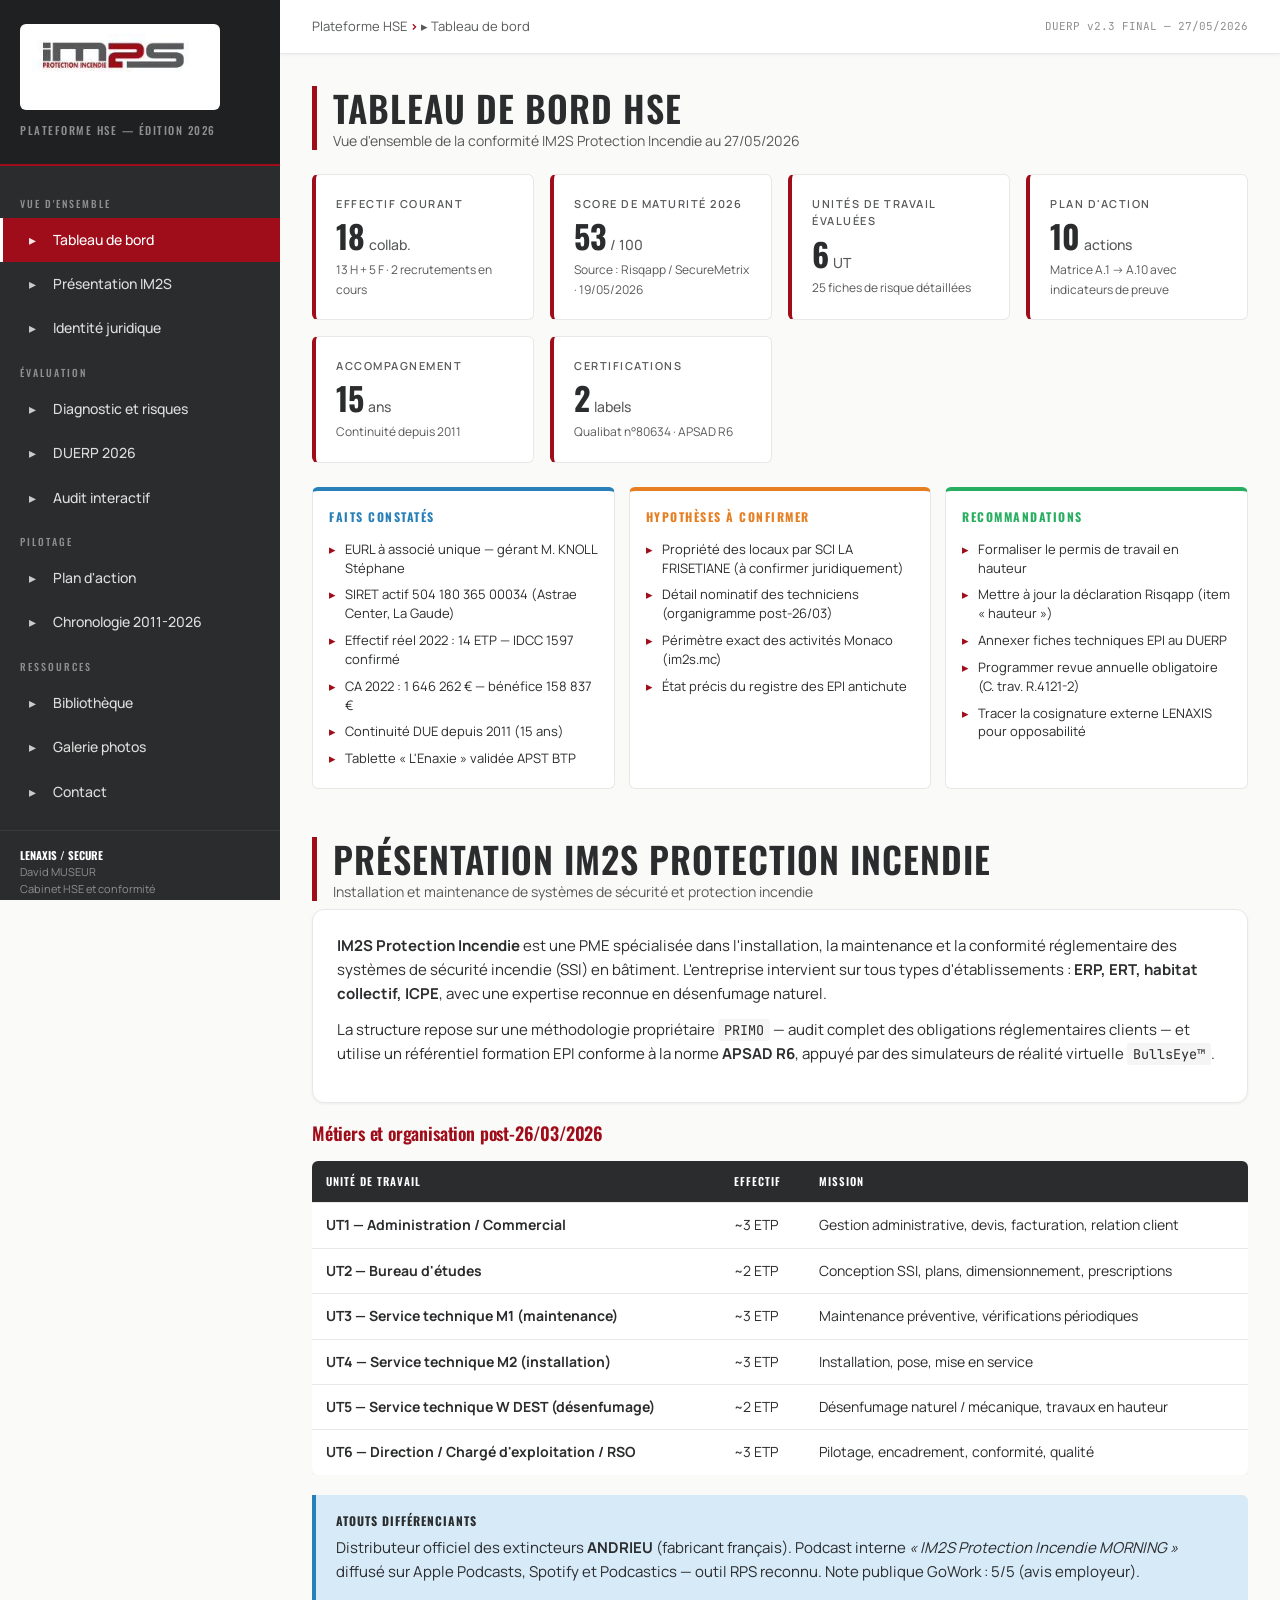
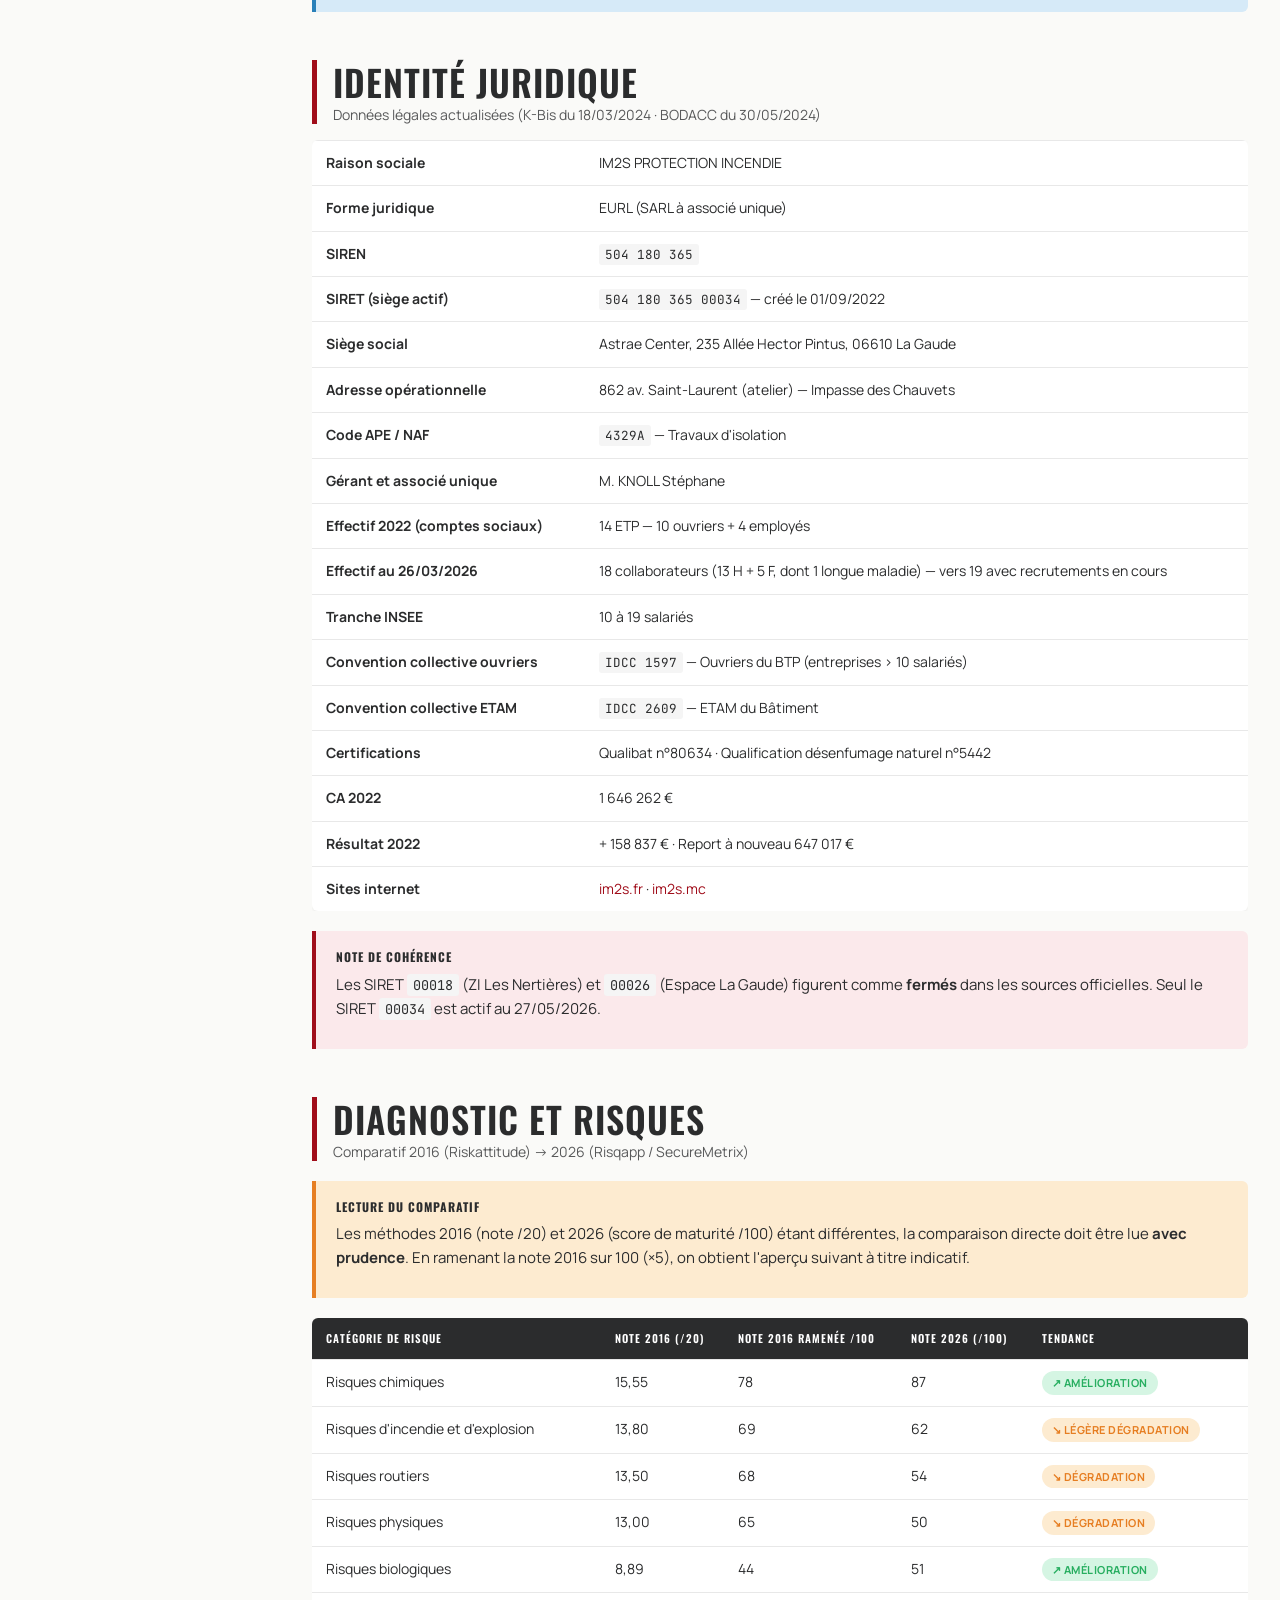
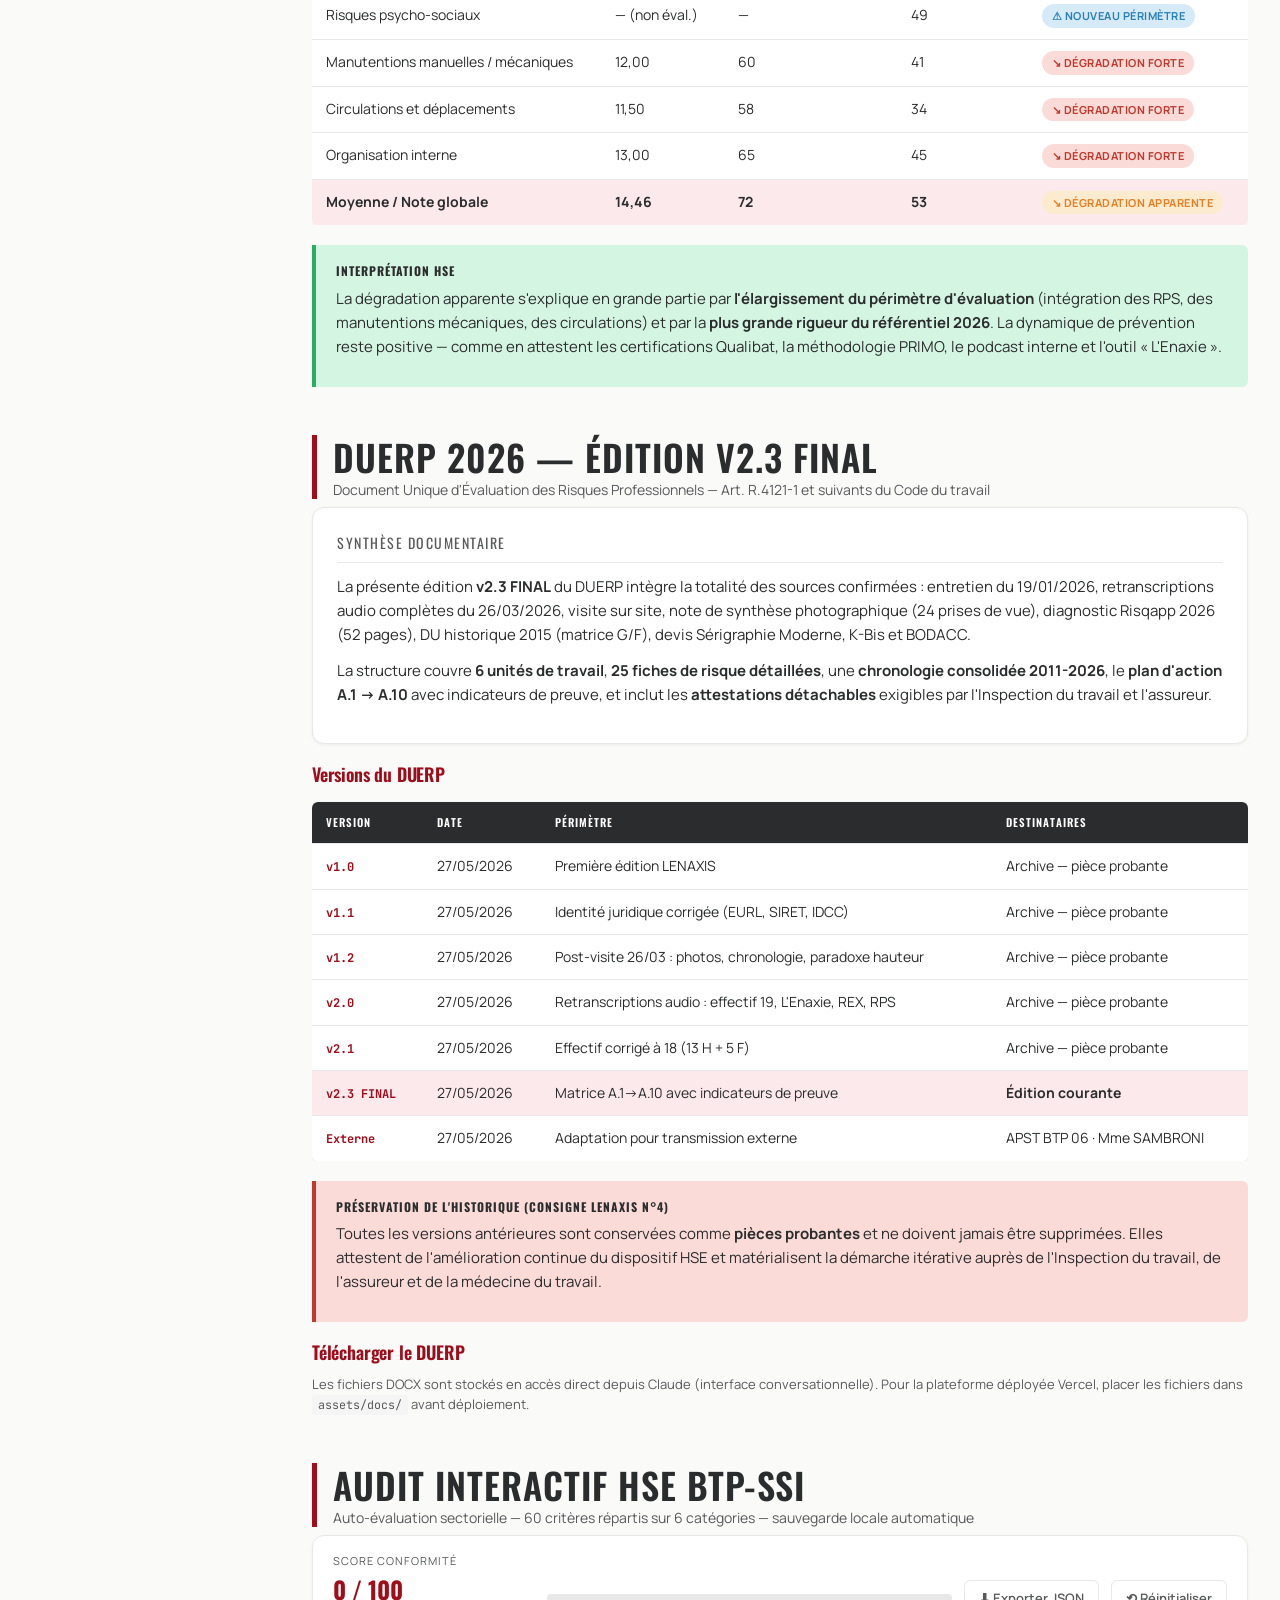
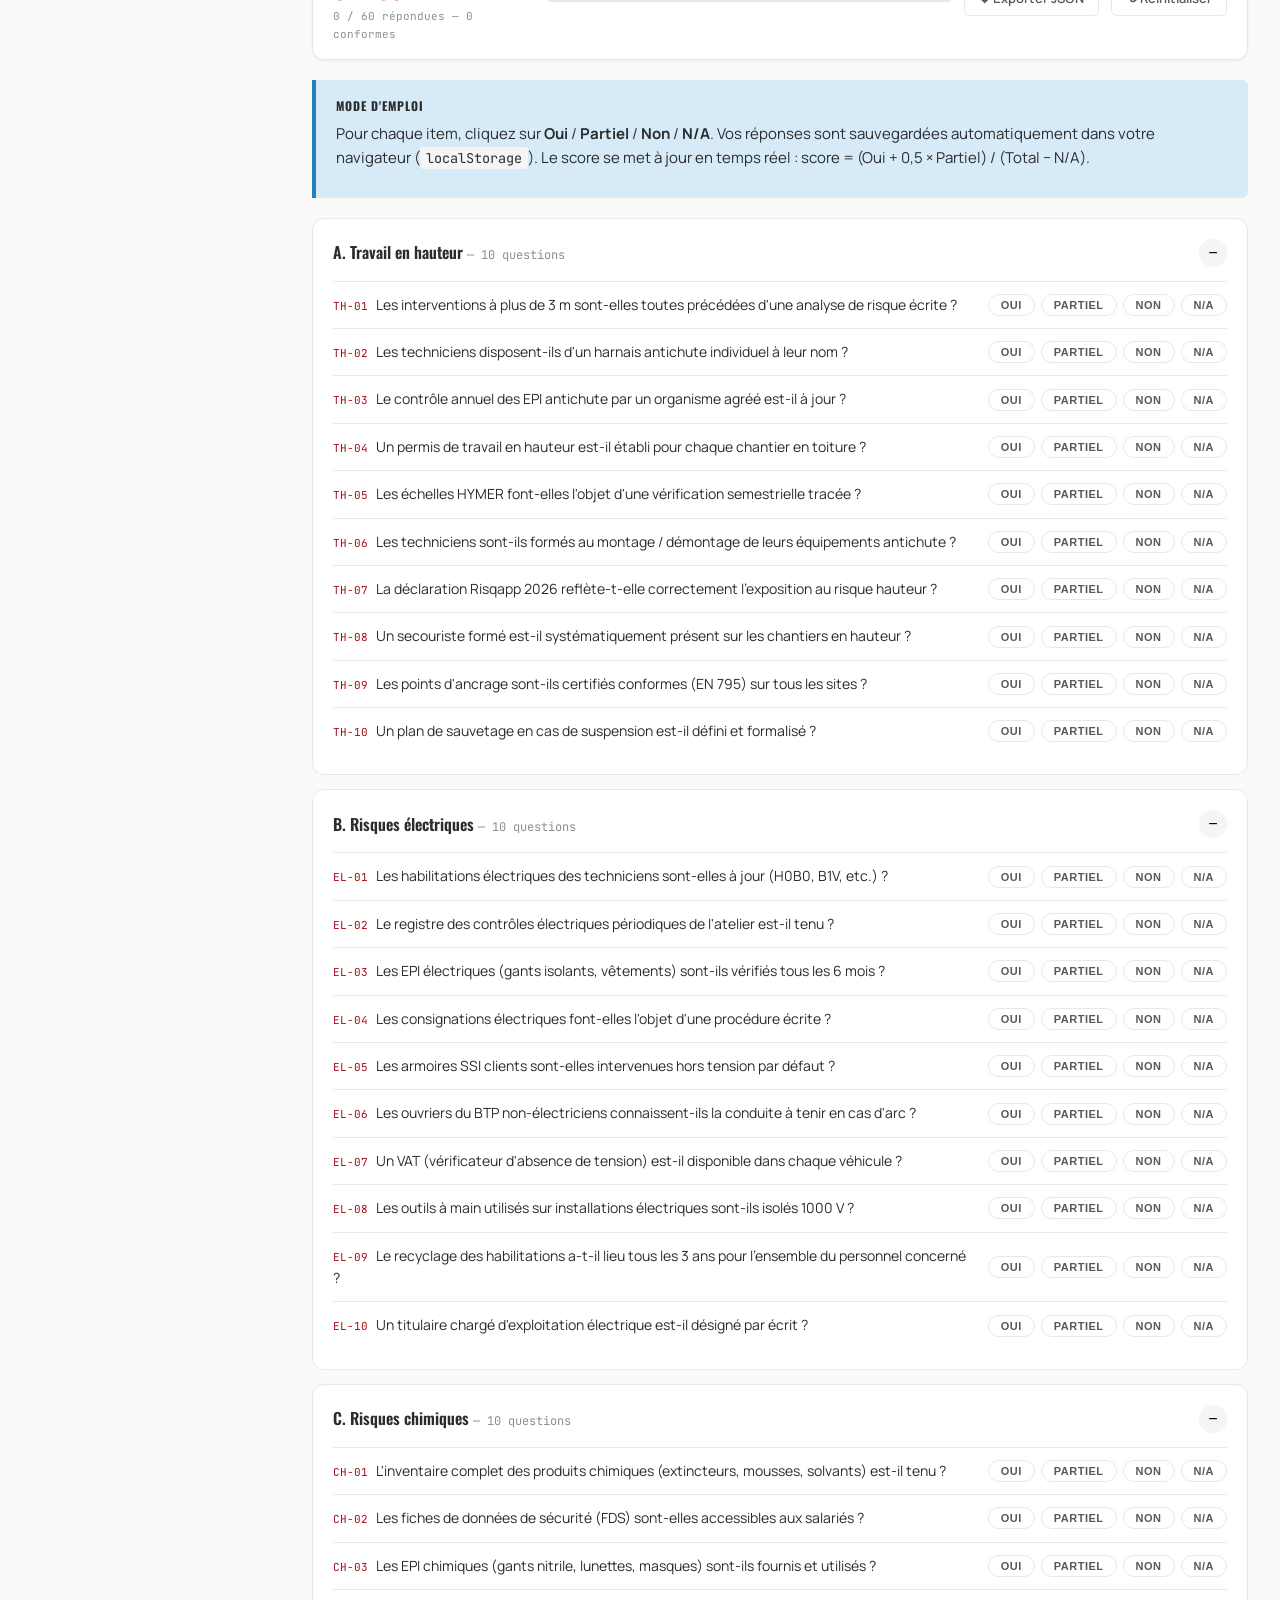
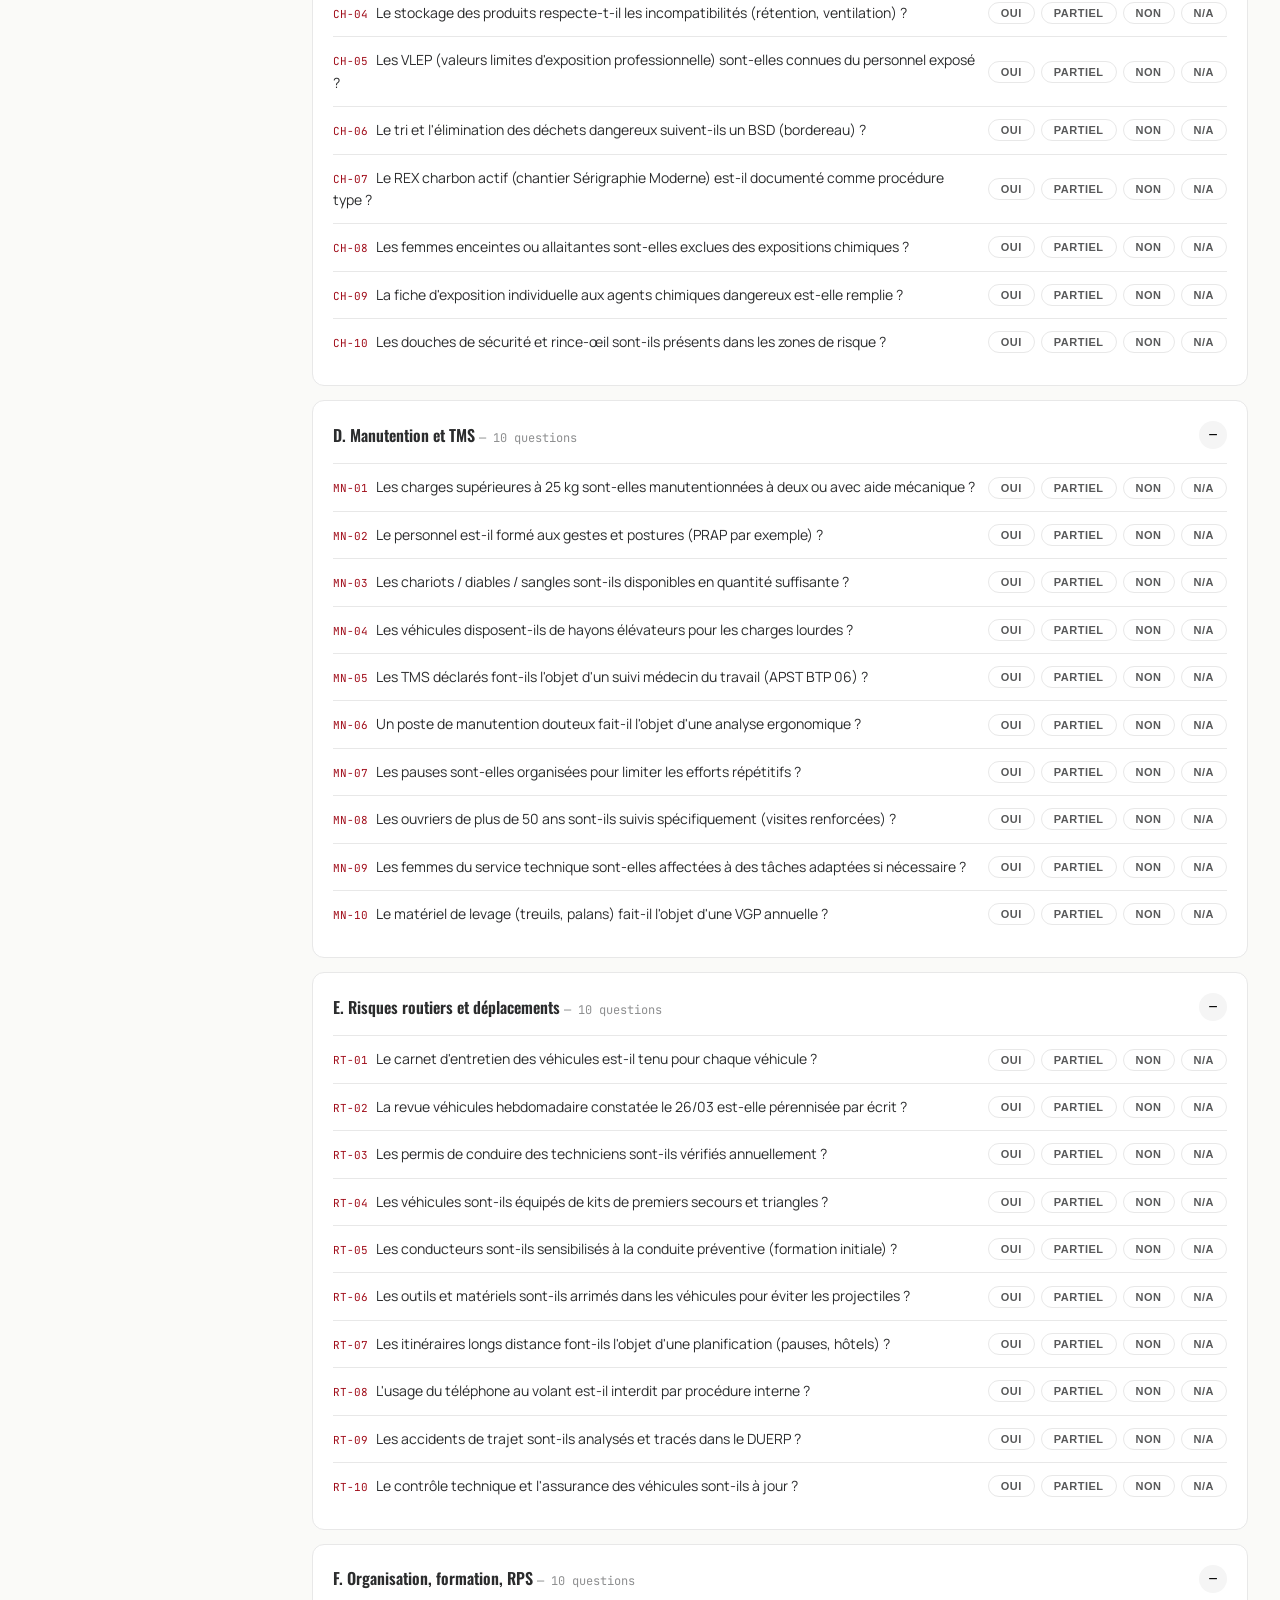
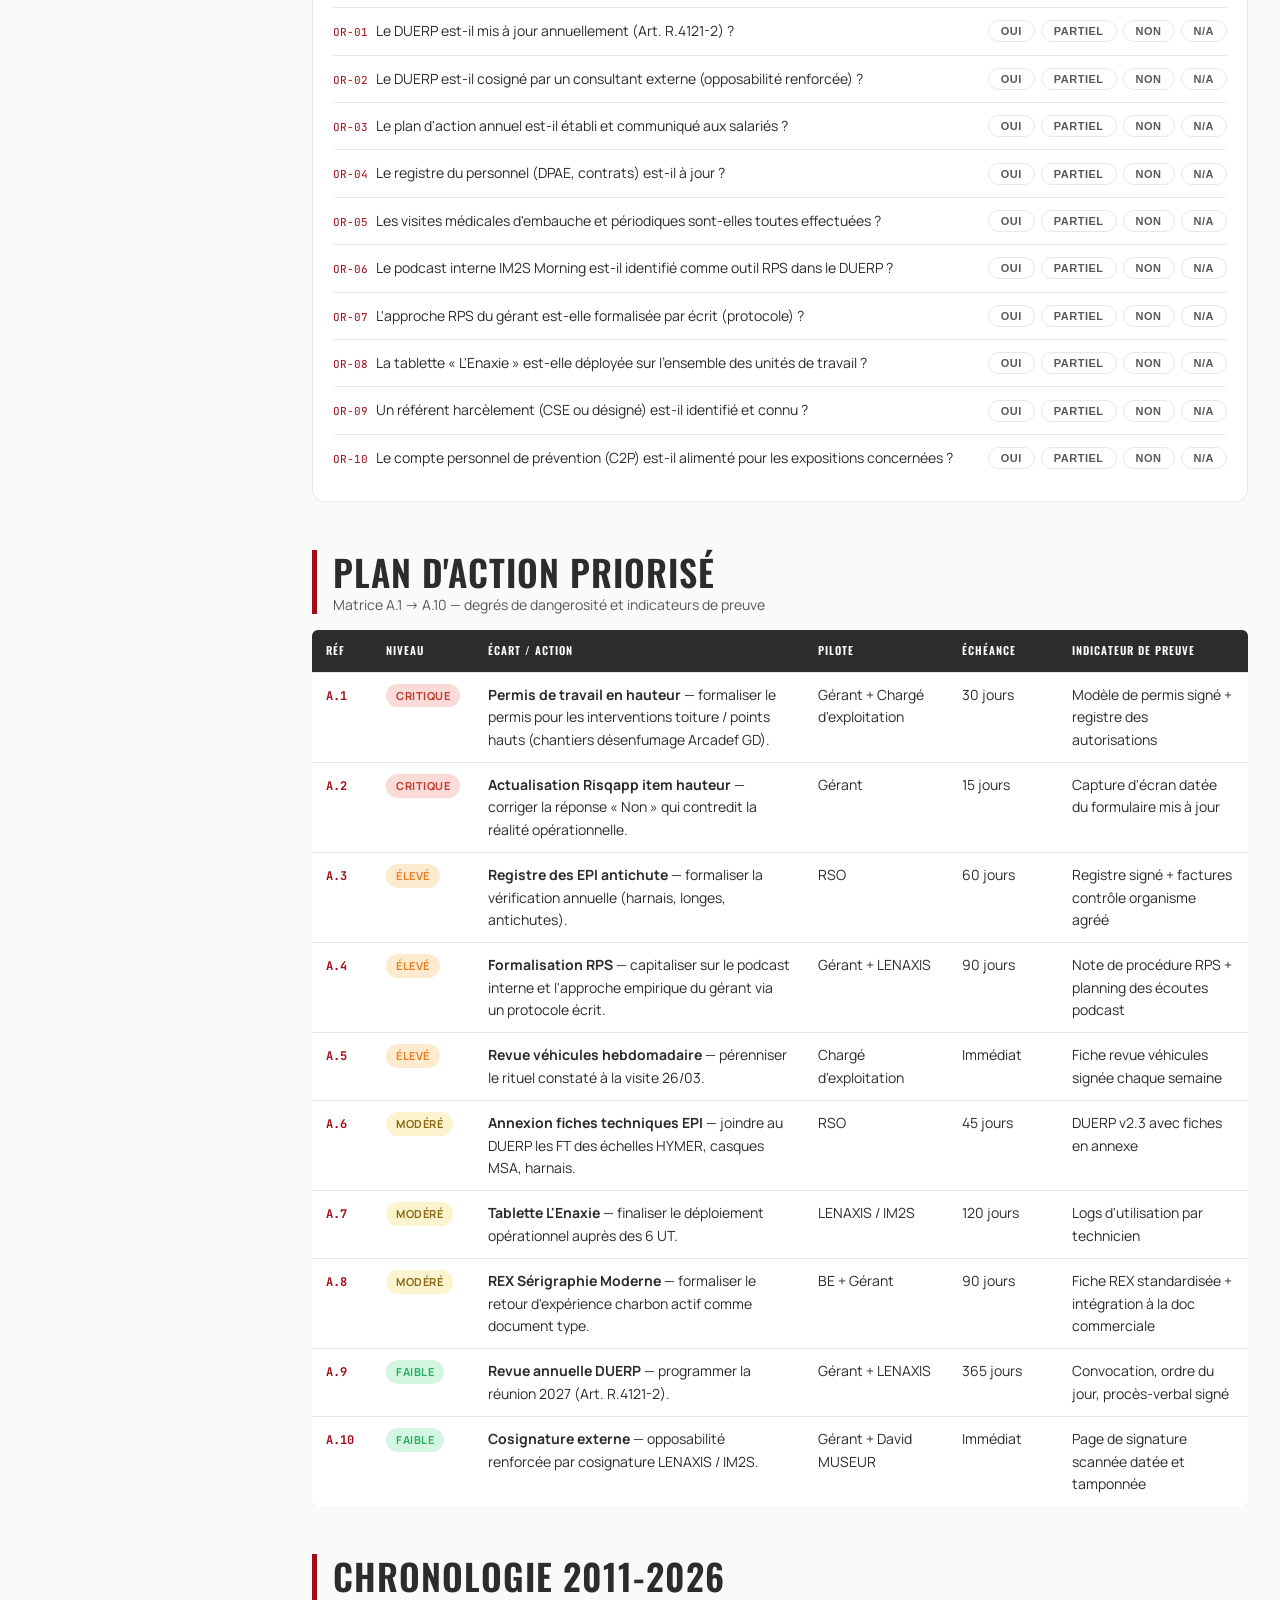
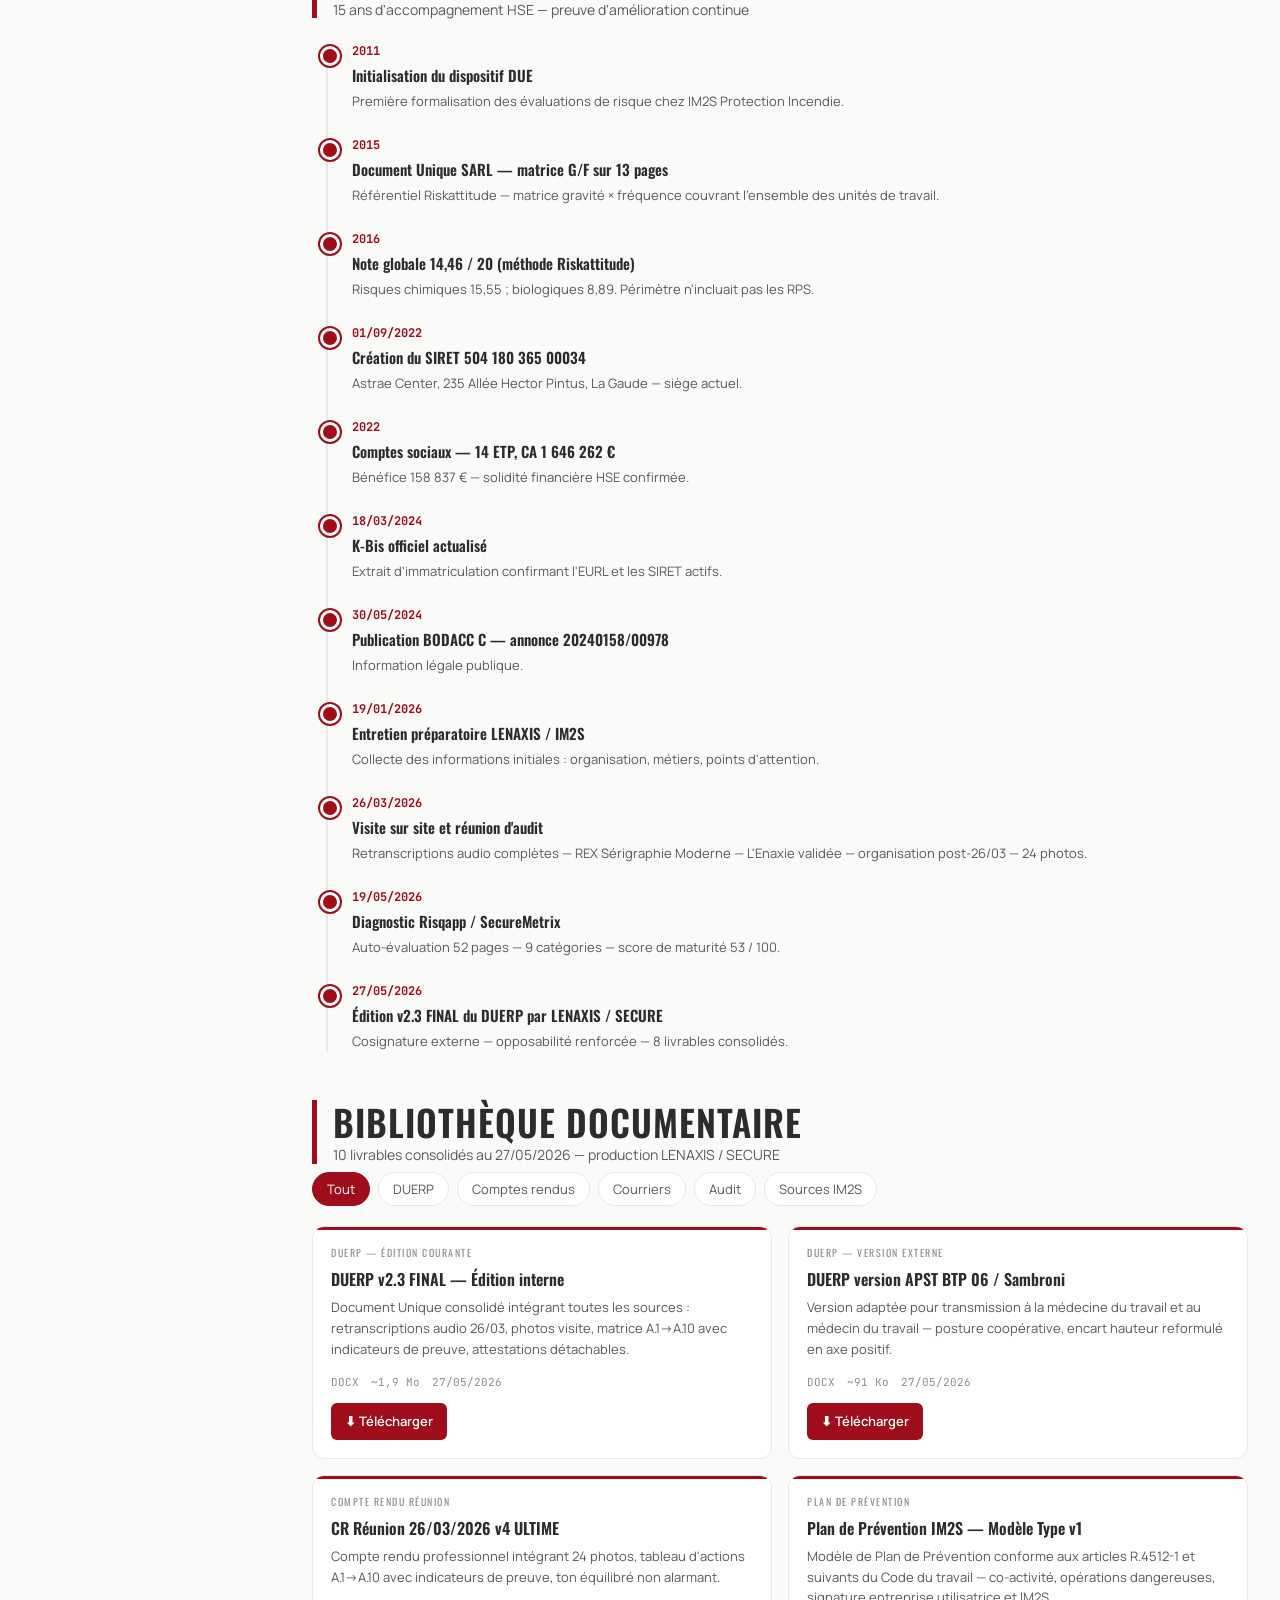
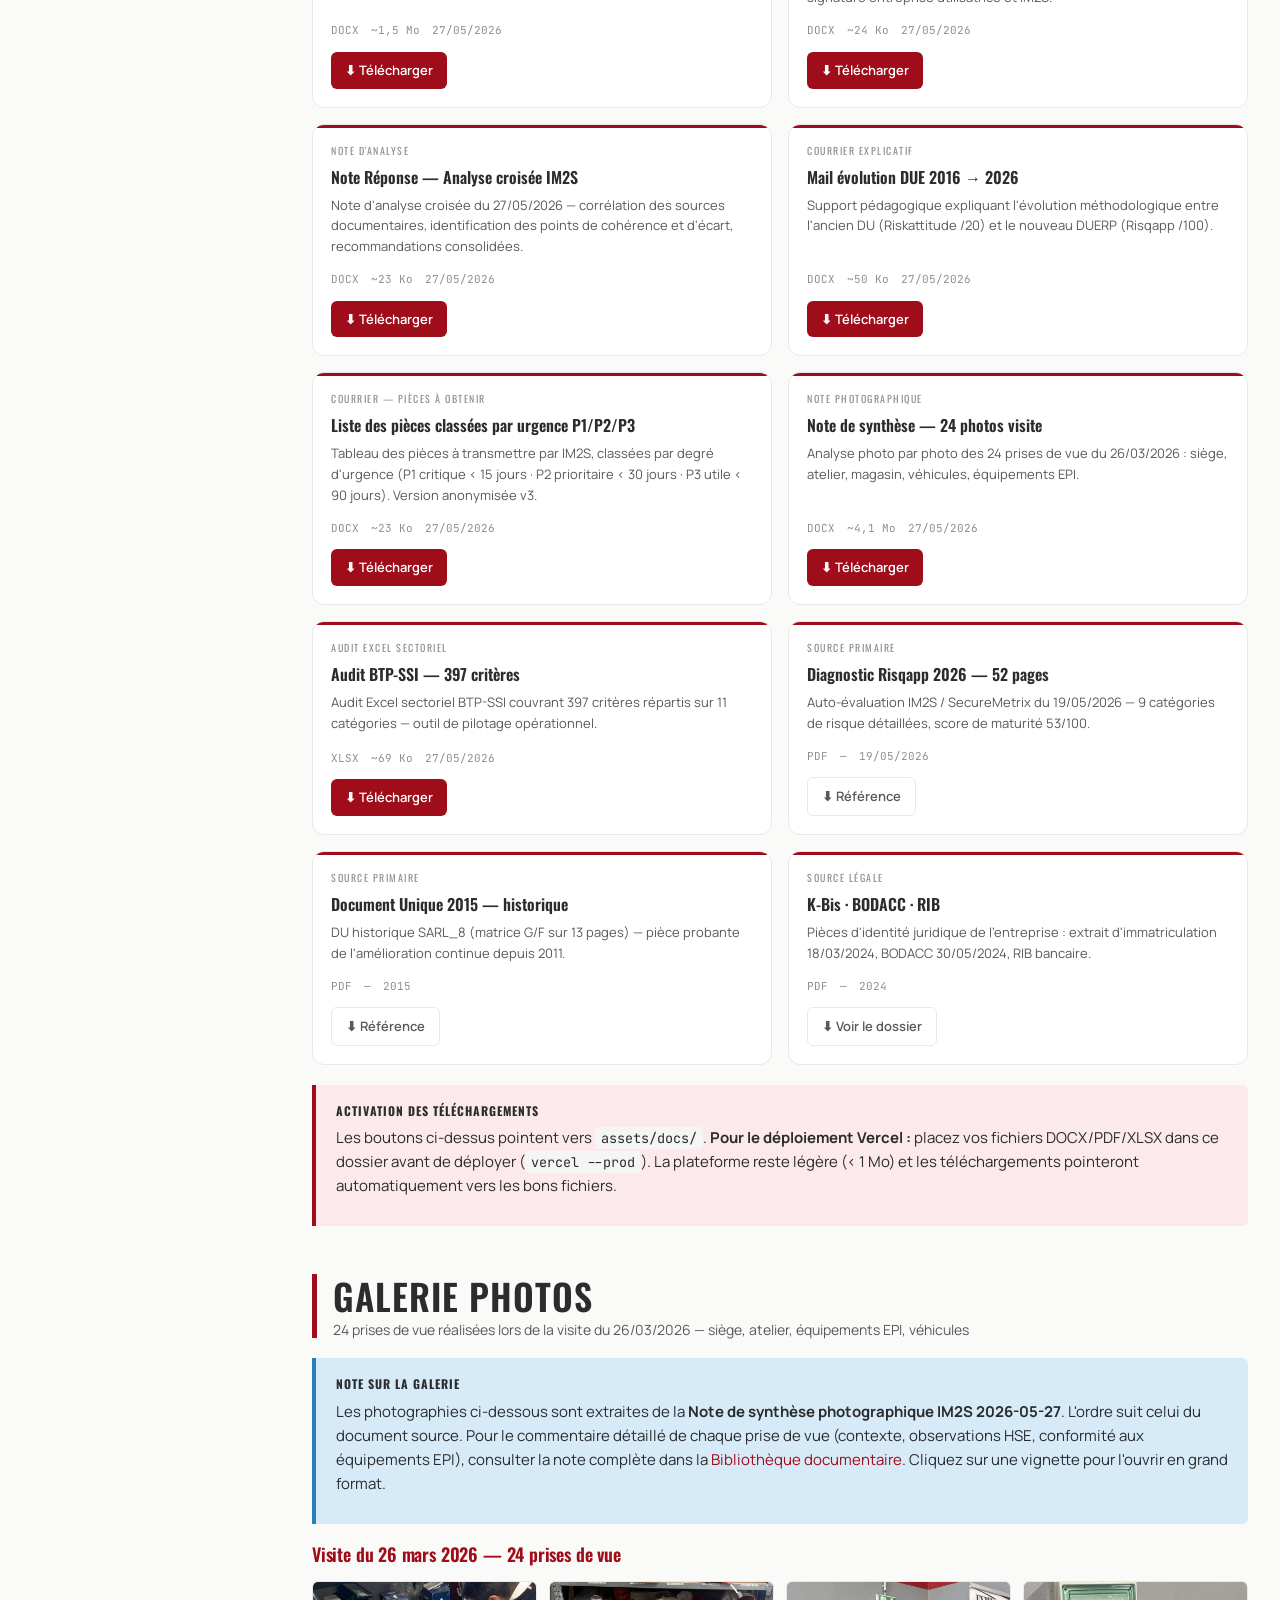
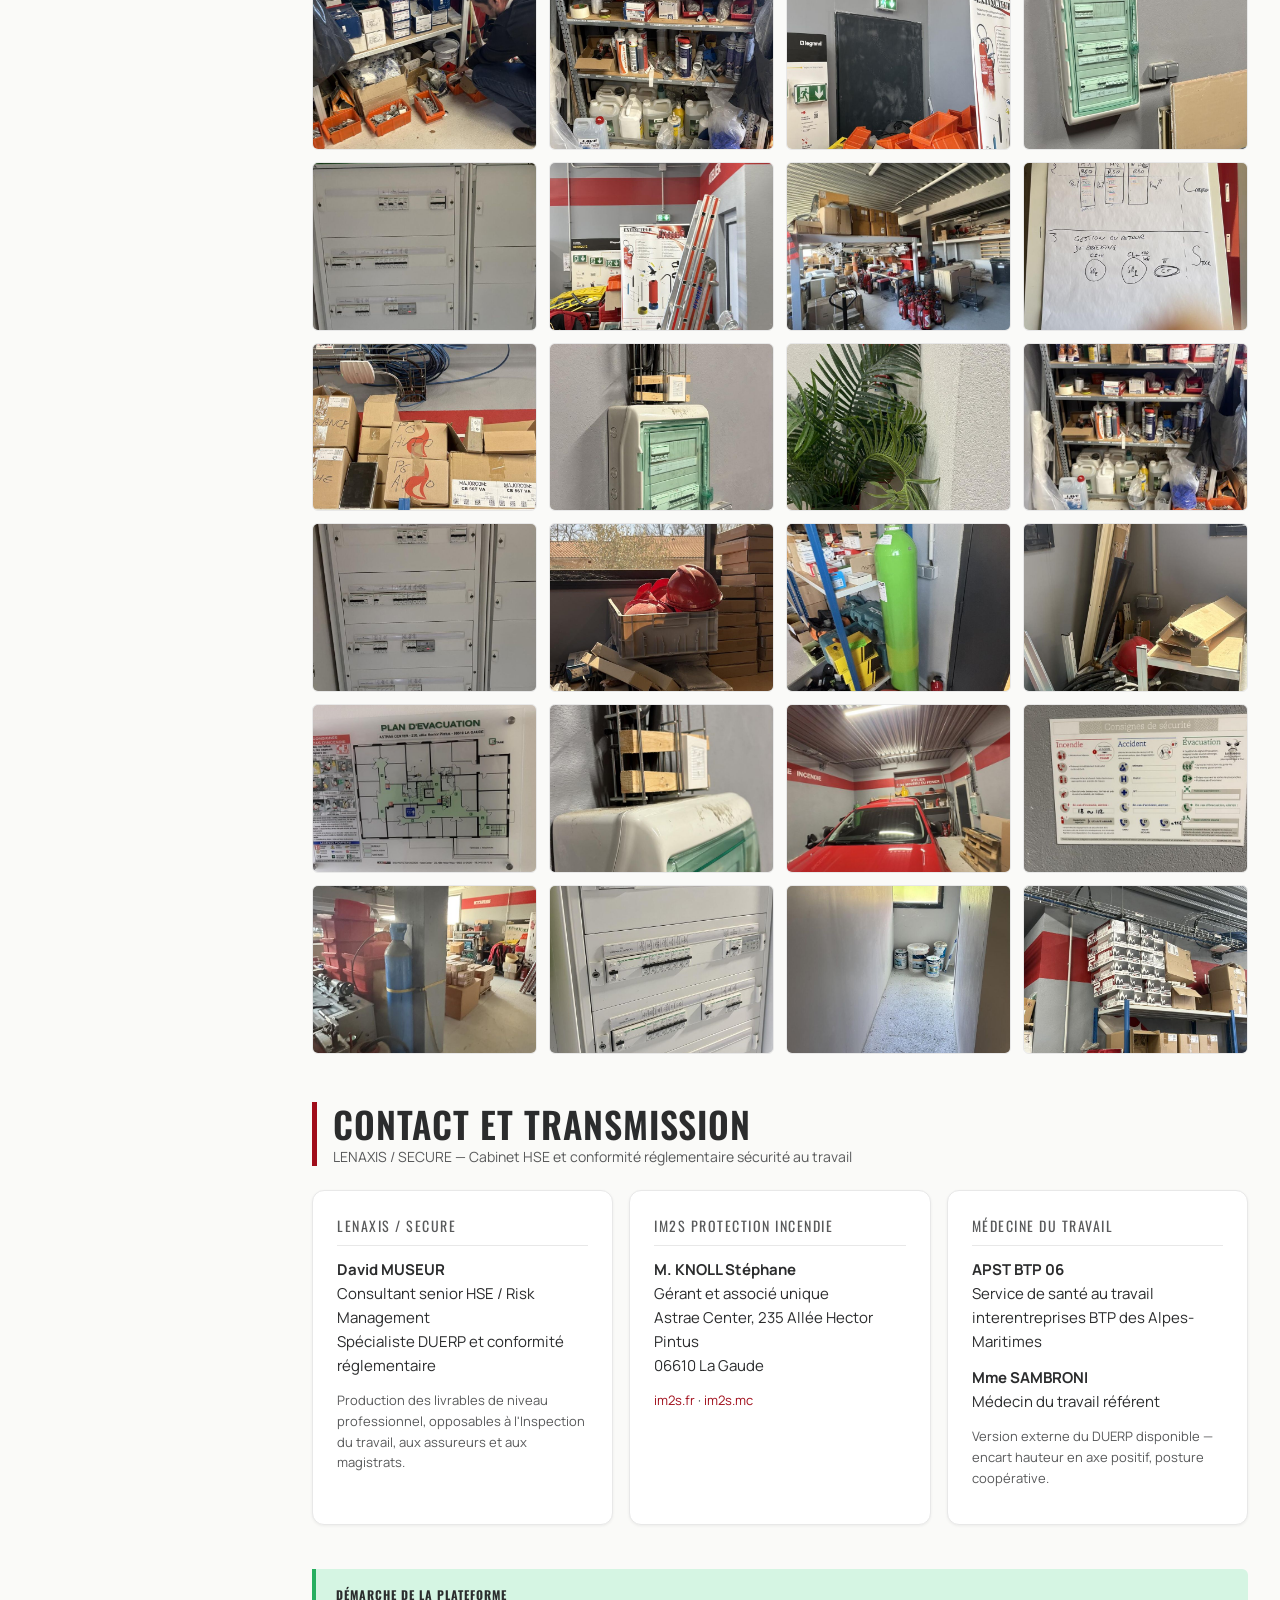
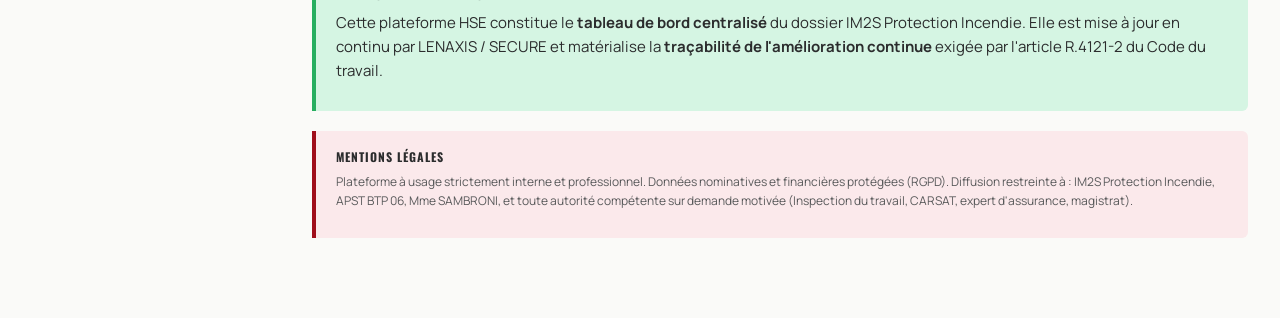
<file: index.html>
<!DOCTYPE html>
<html lang="fr">
<head>
  <meta charset="UTF-8" />
  <meta name="viewport" content="width=device-width, initial-scale=1.0" />
  <meta name="description" content="Plateforme HSE IM2S Protection Incendie — DUERP 2026, audit BTP-SSI, plan d'action priorisé. Édité par LENAXIS/SECURE." />
  <meta name="robots" content="noindex, nofollow" />
  <title>Plateforme HSE — IM2S Protection Incendie</title>

  <link rel="icon" type="image/png" href="assets/img/favicon.png" />

  <!-- Préchargement fonts -->
  <link rel="preconnect" href="https://fonts.googleapis.com" />
  <link rel="preconnect" href="https://fonts.gstatic.com" crossorigin />
  <link href="https://fonts.googleapis.com/css2?family=Oswald:wght@400;500;600;700&amp;family=Manrope:wght@300;400;500;600;700&amp;family=JetBrains+Mono:wght@400;500;700&amp;display=swap" rel="stylesheet" />

  <link rel="stylesheet" href="css/styles.css" />
</head>
<body>

<button id="burger" class="mobile-burger" aria-label="Menu">☰</button>

<div class="app-shell">

  <!-- ====================================================
       SIDEBAR
       ==================================================== -->
  <aside class="sidebar">
    <div class="sidebar-header">
      <img src="assets/img/logo_im2s.png" alt="IM2S Protection Incendie" />
      <div class="subtitle">Plateforme HSE — Édition 2026</div>
    </div>

    <nav class="sidebar-nav">
      <div class="nav-section-title">Vue d'ensemble</div>
      <a href="#dashboard" data-target="dashboard"><span class="icon">▸</span> Tableau de bord</a>
      <a href="#presentation" data-target="presentation"><span class="icon">▸</span> Présentation IM2S</a>
      <a href="#identite" data-target="identite"><span class="icon">▸</span> Identité juridique</a>

      <div class="nav-section-title">Évaluation</div>
      <a href="#diagnostic" data-target="diagnostic"><span class="icon">▸</span> Diagnostic et risques</a>
      <a href="#duerp" data-target="duerp"><span class="icon">▸</span> DUERP 2026</a>
      <a href="#audit" data-target="audit"><span class="icon">▸</span> Audit interactif</a>

      <div class="nav-section-title">Pilotage</div>
      <a href="#plan" data-target="plan"><span class="icon">▸</span> Plan d'action</a>
      <a href="#chronologie" data-target="chronologie"><span class="icon">▸</span> Chronologie 2011-2026</a>

      <div class="nav-section-title">Ressources</div>
      <a href="#bibliotheque" data-target="bibliotheque"><span class="icon">▸</span> Bibliothèque</a>
      <a href="#galerie" data-target="galerie"><span class="icon">▸</span> Galerie photos</a>
      <a href="#contact" data-target="contact"><span class="icon">▸</span> Contact</a>
    </nav>

    <div class="sidebar-footer">
      <strong>LENAXIS / SECURE</strong><br />
      David MUSEUR<br />
      Cabinet HSE et conformité<br />
      <span id="year"></span>
    </div>
  </aside>

  <!-- ====================================================
       MAIN CONTENT
       ==================================================== -->
  <main class="main">

    <div class="topbar">
      <div class="crumbs">
        Plateforme HSE <strong>›</strong> <span id="crumbs-current">Tableau de bord</span>
      </div>
      <div class="meta">DUERP v2.3 FINAL — 27/05/2026</div>
    </div>

    <div class="content">

      <!-- ============================================
           1. TABLEAU DE BORD
           ============================================ -->
      <section id="dashboard">
        <h1>Tableau de bord HSE
          <span class="subtitle">Vue d'ensemble de la conformité IM2S Protection Incendie au 27/05/2026</span>
        </h1>

        <div class="kpi-grid">
          <div class="kpi">
            <div class="kpi-label">Effectif courant</div>
            <div class="kpi-value">18<span class="kpi-unit">collab.</span></div>
            <div class="kpi-trend">13 H + 5 F · 2 recrutements en cours</div>
          </div>
          <div class="kpi">
            <div class="kpi-label">Score de maturité 2026</div>
            <div class="kpi-value">53<span class="kpi-unit">/ 100</span></div>
            <div class="kpi-trend">Source : Risqapp / SecureMetrix · 19/05/2026</div>
          </div>
          <div class="kpi">
            <div class="kpi-label">Unités de travail évaluées</div>
            <div class="kpi-value">6<span class="kpi-unit">UT</span></div>
            <div class="kpi-trend">25 fiches de risque détaillées</div>
          </div>
          <div class="kpi">
            <div class="kpi-label">Plan d'action</div>
            <div class="kpi-value">10<span class="kpi-unit">actions</span></div>
            <div class="kpi-trend">Matrice A.1 → A.10 avec indicateurs de preuve</div>
          </div>
          <div class="kpi">
            <div class="kpi-label">Accompagnement</div>
            <div class="kpi-value">15<span class="kpi-unit">ans</span></div>
            <div class="kpi-trend">Continuité depuis 2011</div>
          </div>
          <div class="kpi">
            <div class="kpi-label">Certifications</div>
            <div class="kpi-value">2<span class="kpi-unit">labels</span></div>
            <div class="kpi-trend">Qualibat n°80634 · APSAD R6</div>
          </div>
        </div>

        <div class="fhr">
          <div class="fhr-card facts">
            <div class="fhr-header">Faits constatés</div>
            <ul class="fhr-list">
              <li>EURL à associé unique — gérant M. KNOLL Stéphane</li>
              <li>SIRET actif 504 180 365 00034 (Astrae Center, La Gaude)</li>
              <li>Effectif réel 2022 : 14 ETP — IDCC 1597 confirmé</li>
              <li>CA 2022 : 1 646 262 € — bénéfice 158 837 €</li>
              <li>Continuité DUE depuis 2011 (15 ans)</li>
              <li>Tablette « L'Enaxie » validée APST BTP</li>
            </ul>
          </div>
          <div class="fhr-card hypotheses">
            <div class="fhr-header">Hypothèses à confirmer</div>
            <ul class="fhr-list">
              <li>Propriété des locaux par SCI LA FRISETIANE (à confirmer juridiquement)</li>
              <li>Détail nominatif des techniciens (organigramme post-26/03)</li>
              <li>Périmètre exact des activités Monaco (im2s.mc)</li>
              <li>État précis du registre des EPI antichute</li>
            </ul>
          </div>
          <div class="fhr-card recos">
            <div class="fhr-header">Recommandations</div>
            <ul class="fhr-list">
              <li>Formaliser le permis de travail en hauteur</li>
              <li>Mettre à jour la déclaration Risqapp (item « hauteur »)</li>
              <li>Annexer fiches techniques EPI au DUERP</li>
              <li>Programmer revue annuelle obligatoire (C. trav. R.4121-2)</li>
              <li>Tracer la cosignature externe LENAXIS pour opposabilité</li>
            </ul>
          </div>
        </div>
      </section>

      <!-- ============================================
           2. PRÉSENTATION
           ============================================ -->
      <section id="presentation">
        <h1>Présentation IM2S Protection Incendie
          <span class="subtitle">Installation et maintenance de systèmes de sécurité et protection incendie</span>
        </h1>

        <div class="card">
          <p>
            <strong>IM2S Protection Incendie</strong> est une PME spécialisée dans l'installation, la maintenance et la conformité réglementaire des systèmes de sécurité incendie (SSI) en bâtiment. L'entreprise intervient sur tous types d'établissements : <strong>ERP, ERT, habitat collectif, ICPE</strong>, avec une expertise reconnue en désenfumage naturel.
          </p>
          <p>
            La structure repose sur une méthodologie propriétaire <span class="mono">PRIMO</span> — audit complet des obligations réglementaires clients — et utilise un référentiel formation EPI conforme à la norme <strong>APSAD R6</strong>, appuyé par des simulateurs de réalité virtuelle <span class="mono">BullsEye™</span>.
          </p>
        </div>

        <h3>Métiers et organisation post-26/03/2026</h3>
        <div class="table-wrap">
          <table class="data">
            <thead>
              <tr><th>Unité de travail</th><th>Effectif</th><th>Mission</th></tr>
            </thead>
            <tbody>
              <tr><td><strong>UT1 — Administration / Commercial</strong></td><td>~3 ETP</td><td>Gestion administrative, devis, facturation, relation client</td></tr>
              <tr><td><strong>UT2 — Bureau d'études</strong></td><td>~2 ETP</td><td>Conception SSI, plans, dimensionnement, prescriptions</td></tr>
              <tr><td><strong>UT3 — Service technique M1 (maintenance)</strong></td><td>~3 ETP</td><td>Maintenance préventive, vérifications périodiques</td></tr>
              <tr><td><strong>UT4 — Service technique M2 (installation)</strong></td><td>~3 ETP</td><td>Installation, pose, mise en service</td></tr>
              <tr><td><strong>UT5 — Service technique W DEST (désenfumage)</strong></td><td>~2 ETP</td><td>Désenfumage naturel / mécanique, travaux en hauteur</td></tr>
              <tr><td><strong>UT6 — Direction / Chargé d'exploitation / RSO</strong></td><td>~3 ETP</td><td>Pilotage, encadrement, conformité, qualité</td></tr>
            </tbody>
          </table>
        </div>

        <div class="callout info">
          <div class="callout-title">Atouts différenciants</div>
          <p>
            Distributeur officiel des extincteurs <strong>ANDRIEU</strong> (fabricant français). Podcast interne <em>« IM2S Protection Incendie MORNING »</em> diffusé sur Apple Podcasts, Spotify et Podcastics — outil RPS reconnu. Note publique GoWork : 5/5 (avis employeur).
          </p>
        </div>
      </section>

      <!-- ============================================
           3. IDENTITÉ JURIDIQUE
           ============================================ -->
      <section id="identite">
        <h1>Identité juridique
          <span class="subtitle">Données légales actualisées (K-Bis du 18/03/2024 · BODACC du 30/05/2024)</span>
        </h1>

        <div class="table-wrap">
          <table class="data">
            <tbody>
              <tr><td><strong>Raison sociale</strong></td><td>IM2S PROTECTION INCENDIE</td></tr>
              <tr><td><strong>Forme juridique</strong></td><td>EURL (SARL à associé unique)</td></tr>
              <tr><td><strong>SIREN</strong></td><td><span class="mono">504 180 365</span></td></tr>
              <tr><td><strong>SIRET (siège actif)</strong></td><td><span class="mono">504 180 365 00034</span> — créé le 01/09/2022</td></tr>
              <tr><td><strong>Siège social</strong></td><td>Astrae Center, 235 Allée Hector Pintus, 06610 La Gaude</td></tr>
              <tr><td><strong>Adresse opérationnelle</strong></td><td>862 av. Saint-Laurent (atelier) — Impasse des Chauvets</td></tr>
              <tr><td><strong>Code APE / NAF</strong></td><td><span class="mono">4329A</span> — Travaux d'isolation</td></tr>
              <tr><td><strong>Gérant et associé unique</strong></td><td>M. KNOLL Stéphane</td></tr>
              <tr><td><strong>Effectif 2022 (comptes sociaux)</strong></td><td>14 ETP — 10 ouvriers + 4 employés</td></tr>
              <tr><td><strong>Effectif au 26/03/2026</strong></td><td>18 collaborateurs (13 H + 5 F, dont 1 longue maladie) — vers 19 avec recrutements en cours</td></tr>
              <tr><td><strong>Tranche INSEE</strong></td><td>10 à 19 salariés</td></tr>
              <tr><td><strong>Convention collective ouvriers</strong></td><td><span class="mono">IDCC 1597</span> — Ouvriers du BTP (entreprises &gt; 10 salariés)</td></tr>
              <tr><td><strong>Convention collective ETAM</strong></td><td><span class="mono">IDCC 2609</span> — ETAM du Bâtiment</td></tr>
              <tr><td><strong>Certifications</strong></td><td>Qualibat n°80634 · Qualification désenfumage naturel n°5442</td></tr>
              <tr><td><strong>CA 2022</strong></td><td>1 646 262 €</td></tr>
              <tr><td><strong>Résultat 2022</strong></td><td>+ 158 837 € · Report à nouveau 647 017 €</td></tr>
              <tr><td><strong>Sites internet</strong></td><td><a href="https://im2s.fr" target="_blank" rel="noopener">im2s.fr</a> · <a href="https://im2s.mc" target="_blank" rel="noopener">im2s.mc</a></td></tr>
            </tbody>
          </table>
        </div>

        <div class="callout">
          <div class="callout-title">Note de cohérence</div>
          <p>
            Les SIRET <span class="mono">00018</span> (ZI Les Nertières) et <span class="mono">00026</span> (Espace La Gaude) figurent comme <strong>fermés</strong> dans les sources officielles. Seul le SIRET <span class="mono">00034</span> est actif au 27/05/2026.
          </p>
        </div>
      </section>

      <!-- ============================================
           4. DIAGNOSTIC ET RISQUES
           ============================================ -->
      <section id="diagnostic">
        <h1>Diagnostic et risques
          <span class="subtitle">Comparatif 2016 (Riskattitude) → 2026 (Risqapp / SecureMetrix)</span>
        </h1>

        <div class="callout warning">
          <div class="callout-title">Lecture du comparatif</div>
          <p>
            Les méthodes 2016 (note /20) et 2026 (score de maturité /100) étant différentes, la comparaison directe doit être lue <strong>avec prudence</strong>. En ramenant la note 2016 sur 100 (×5), on obtient l'aperçu suivant à titre indicatif.
          </p>
        </div>

        <div class="table-wrap">
          <table class="data">
            <thead>
              <tr>
                <th>Catégorie de risque</th>
                <th>Note 2016 (/20)</th>
                <th>Note 2016 ramenée /100</th>
                <th>Note 2026 (/100)</th>
                <th>Tendance</th>
              </tr>
            </thead>
            <tbody>
              <tr><td>Risques chimiques</td><td>15,55</td><td>78</td><td>87</td><td><span class="badge badge-low">↗ amélioration</span></td></tr>
              <tr><td>Risques d'incendie et d'explosion</td><td>13,80</td><td>69</td><td>62</td><td><span class="badge badge-high">↘ légère dégradation</span></td></tr>
              <tr><td>Risques routiers</td><td>13,50</td><td>68</td><td>54</td><td><span class="badge badge-high">↘ dégradation</span></td></tr>
              <tr><td>Risques physiques</td><td>13,00</td><td>65</td><td>50</td><td><span class="badge badge-high">↘ dégradation</span></td></tr>
              <tr><td>Risques biologiques</td><td>8,89</td><td>44</td><td>51</td><td><span class="badge badge-low">↗ amélioration</span></td></tr>
              <tr><td>Risques psycho-sociaux</td><td>— (non éval.)</td><td>—</td><td>49</td><td><span class="badge badge-info">⚠ nouveau périmètre</span></td></tr>
              <tr><td>Manutentions manuelles / mécaniques</td><td>12,00</td><td>60</td><td>41</td><td><span class="badge badge-critical">↘ dégradation forte</span></td></tr>
              <tr><td>Circulations et déplacements</td><td>11,50</td><td>58</td><td>34</td><td><span class="badge badge-critical">↘ dégradation forte</span></td></tr>
              <tr><td>Organisation interne</td><td>13,00</td><td>65</td><td>45</td><td><span class="badge badge-critical">↘ dégradation forte</span></td></tr>
              <tr style="background:#FBE9EB; font-weight:bold;"><td>Moyenne / Note globale</td><td>14,46</td><td>72</td><td>53</td><td><span class="badge badge-high">↘ dégradation apparente</span></td></tr>
            </tbody>
          </table>
        </div>

        <div class="callout success">
          <div class="callout-title">Interprétation HSE</div>
          <p>
            La dégradation apparente s'explique en grande partie par <strong>l'élargissement du périmètre d'évaluation</strong> (intégration des RPS, des manutentions mécaniques, des circulations) et par la <strong>plus grande rigueur du référentiel 2026</strong>. La dynamique de prévention reste positive — comme en attestent les certifications Qualibat, la méthodologie PRIMO, le podcast interne et l'outil « L'Enaxie ».
          </p>
        </div>
      </section>

      <!-- ============================================
           5. DUERP 2026
           ============================================ -->
      <section id="duerp">
        <h1>DUERP 2026 — Édition v2.3 FINAL
          <span class="subtitle">Document Unique d'Évaluation des Risques Professionnels — Art. R.4121-1 et suivants du Code du travail</span>
        </h1>

        <div class="card">
          <div class="card-title">Synthèse documentaire</div>
          <p>
            La présente édition <strong>v2.3 FINAL</strong> du DUERP intègre la totalité des sources confirmées :
            entretien du 19/01/2026, retranscriptions audio complètes du 26/03/2026, visite sur site,
            note de synthèse photographique (24 prises de vue), diagnostic Risqapp 2026 (52 pages),
            DU historique 2015 (matrice G/F), devis Sérigraphie Moderne, K-Bis et BODACC.
          </p>
          <p>
            La structure couvre <strong>6 unités de travail</strong>, <strong>25 fiches de risque détaillées</strong>,
            une <strong>chronologie consolidée 2011-2026</strong>, le <strong>plan d'action A.1 → A.10</strong>
            avec indicateurs de preuve, et inclut les <strong>attestations détachables</strong> exigibles
            par l'Inspection du travail et l'assureur.
          </p>
        </div>

        <h3>Versions du DUERP</h3>
        <div class="table-wrap">
          <table class="data">
            <thead>
              <tr><th>Version</th><th>Date</th><th>Périmètre</th><th>Destinataires</th></tr>
            </thead>
            <tbody>
              <tr><td><span class="ref">v1.0</span></td><td>27/05/2026</td><td>Première édition LENAXIS</td><td>Archive — pièce probante</td></tr>
              <tr><td><span class="ref">v1.1</span></td><td>27/05/2026</td><td>Identité juridique corrigée (EURL, SIRET, IDCC)</td><td>Archive — pièce probante</td></tr>
              <tr><td><span class="ref">v1.2</span></td><td>27/05/2026</td><td>Post-visite 26/03 : photos, chronologie, paradoxe hauteur</td><td>Archive — pièce probante</td></tr>
              <tr><td><span class="ref">v2.0</span></td><td>27/05/2026</td><td>Retranscriptions audio : effectif 19, L'Enaxie, REX, RPS</td><td>Archive — pièce probante</td></tr>
              <tr><td><span class="ref">v2.1</span></td><td>27/05/2026</td><td>Effectif corrigé à 18 (13 H + 5 F)</td><td>Archive — pièce probante</td></tr>
              <tr style="background:#FBE9EB;"><td><span class="ref">v2.3 FINAL</span></td><td>27/05/2026</td><td>Matrice A.1→A.10 avec indicateurs de preuve</td><td><strong>Édition courante</strong></td></tr>
              <tr><td><span class="ref">Externe</span></td><td>27/05/2026</td><td>Adaptation pour transmission externe</td><td>APST BTP 06 · Mme SAMBRONI</td></tr>
            </tbody>
          </table>
        </div>

        <div class="callout critical">
          <div class="callout-title">Préservation de l'historique (consigne LENAXIS n°4)</div>
          <p>
            Toutes les versions antérieures sont conservées comme <strong>pièces probantes</strong> et ne doivent jamais être supprimées. Elles attestent de l'amélioration continue du dispositif HSE et matérialisent la démarche itérative auprès de l'Inspection du travail, de l'assureur et de la médecine du travail.
          </p>
        </div>

        <h3>Télécharger le DUERP</h3>
        <p style="margin-top:8px; color:var(--im2s-gray); font-size:13px;">
          Les fichiers DOCX sont stockés en accès direct depuis Claude (interface conversationnelle).
          Pour la plateforme déployée Vercel, placer les fichiers dans <span class="mono">assets/docs/</span> avant déploiement.
        </p>
      </section>

      <!-- ============================================
           6. AUDIT INTERACTIF
           ============================================ -->
      <section id="audit">
        <h1>Audit interactif HSE BTP-SSI
          <span class="subtitle">Auto-évaluation sectorielle — 60 critères répartis sur 6 catégories — sauvegarde locale automatique</span>
        </h1>

        <div class="audit-toolbar">
          <div style="flex:1; min-width:180px;">
            <div style="font-size:11px; text-transform:uppercase; letter-spacing:1px; color:var(--im2s-gray);">Score conformité</div>
            <div id="audit-score" class="audit-score">0 / 100</div>
            <div id="audit-stats" style="font-size:11px; color:var(--im2s-gray-light); font-family:var(--font-mono);">0 / 60 répondues — 0 conformes</div>
          </div>
          <div class="audit-progress" style="flex:2;">
            <div class="audit-progress-bar" id="audit-progress-bar"></div>
          </div>
          <button class="btn btn-ghost" id="audit-export">⬇ Exporter JSON</button>
          <button class="btn btn-ghost" id="audit-reset">⟲ Réinitialiser</button>
        </div>

        <div class="callout info">
          <div class="callout-title">Mode d'emploi</div>
          <p>Pour chaque item, cliquez sur <strong>Oui</strong> / <strong>Partiel</strong> / <strong>Non</strong> / <strong>N/A</strong>. Vos réponses sont sauvegardées automatiquement dans votre navigateur (<span class="mono">localStorage</span>). Le score se met à jour en temps réel : score = (Oui + 0,5 × Partiel) / (Total − N/A).</p>
        </div>

        <div id="audit-root"></div>
        <!-- Audit injecté ci-dessous -->
      </section>

      <!-- ============================================
           7. PLAN D'ACTION
           ============================================ -->
      <section id="plan">
        <h1>Plan d'action priorisé
          <span class="subtitle">Matrice A.1 → A.10 — degrés de dangerosité et indicateurs de preuve</span>
        </h1>

        <div class="table-wrap">
          <table class="data">
            <thead>
              <tr>
                <th style="width:60px;">Réf</th>
                <th style="width:90px;">Niveau</th>
                <th>Écart / Action</th>
                <th>Pilote</th>
                <th style="width:110px;">Échéance</th>
                <th>Indicateur de preuve</th>
              </tr>
            </thead>
            <tbody>
              <tr>
                <td><span class="ref">A.1</span></td>
                <td><span class="badge badge-critical">Critique</span></td>
                <td><strong>Permis de travail en hauteur</strong> — formaliser le permis pour les interventions toiture / points hauts (chantiers désenfumage Arcadef GD).</td>
                <td>Gérant + Chargé d'exploitation</td>
                <td>30 jours</td>
                <td>Modèle de permis signé + registre des autorisations</td>
              </tr>
              <tr>
                <td><span class="ref">A.2</span></td>
                <td><span class="badge badge-critical">Critique</span></td>
                <td><strong>Actualisation Risqapp item hauteur</strong> — corriger la réponse « Non » qui contredit la réalité opérationnelle.</td>
                <td>Gérant</td>
                <td>15 jours</td>
                <td>Capture d'écran datée du formulaire mis à jour</td>
              </tr>
              <tr>
                <td><span class="ref">A.3</span></td>
                <td><span class="badge badge-high">Élevé</span></td>
                <td><strong>Registre des EPI antichute</strong> — formaliser la vérification annuelle (harnais, longes, antichutes).</td>
                <td>RSO</td>
                <td>60 jours</td>
                <td>Registre signé + factures contrôle organisme agréé</td>
              </tr>
              <tr>
                <td><span class="ref">A.4</span></td>
                <td><span class="badge badge-high">Élevé</span></td>
                <td><strong>Formalisation RPS</strong> — capitaliser sur le podcast interne et l'approche empirique du gérant via un protocole écrit.</td>
                <td>Gérant + LENAXIS</td>
                <td>90 jours</td>
                <td>Note de procédure RPS + planning des écoutes podcast</td>
              </tr>
              <tr>
                <td><span class="ref">A.5</span></td>
                <td><span class="badge badge-high">Élevé</span></td>
                <td><strong>Revue véhicules hebdomadaire</strong> — pérenniser le rituel constaté à la visite 26/03.</td>
                <td>Chargé d'exploitation</td>
                <td>Immédiat</td>
                <td>Fiche revue véhicules signée chaque semaine</td>
              </tr>
              <tr>
                <td><span class="ref">A.6</span></td>
                <td><span class="badge badge-moderate">Modéré</span></td>
                <td><strong>Annexion fiches techniques EPI</strong> — joindre au DUERP les FT des échelles HYMER, casques MSA, harnais.</td>
                <td>RSO</td>
                <td>45 jours</td>
                <td>DUERP v2.3 avec fiches en annexe</td>
              </tr>
              <tr>
                <td><span class="ref">A.7</span></td>
                <td><span class="badge badge-moderate">Modéré</span></td>
                <td><strong>Tablette L'Enaxie</strong> — finaliser le déploiement opérationnel auprès des 6 UT.</td>
                <td>LENAXIS / IM2S</td>
                <td>120 jours</td>
                <td>Logs d'utilisation par technicien</td>
              </tr>
              <tr>
                <td><span class="ref">A.8</span></td>
                <td><span class="badge badge-moderate">Modéré</span></td>
                <td><strong>REX Sérigraphie Moderne</strong> — formaliser le retour d'expérience charbon actif comme document type.</td>
                <td>BE + Gérant</td>
                <td>90 jours</td>
                <td>Fiche REX standardisée + intégration à la doc commerciale</td>
              </tr>
              <tr>
                <td><span class="ref">A.9</span></td>
                <td><span class="badge badge-low">Faible</span></td>
                <td><strong>Revue annuelle DUERP</strong> — programmer la réunion 2027 (Art. R.4121-2).</td>
                <td>Gérant + LENAXIS</td>
                <td>365 jours</td>
                <td>Convocation, ordre du jour, procès-verbal signé</td>
              </tr>
              <tr>
                <td><span class="ref">A.10</span></td>
                <td><span class="badge badge-low">Faible</span></td>
                <td><strong>Cosignature externe</strong> — opposabilité renforcée par cosignature LENAXIS / IM2S.</td>
                <td>Gérant + David MUSEUR</td>
                <td>Immédiat</td>
                <td>Page de signature scannée datée et tamponnée</td>
              </tr>
            </tbody>
          </table>
        </div>
      </section>

      <!-- ============================================
           8. CHRONOLOGIE
           ============================================ -->
      <section id="chronologie">
        <h1>Chronologie 2011-2026
          <span class="subtitle">15 ans d'accompagnement HSE — preuve d'amélioration continue</span>
        </h1>

        <div class="timeline">
          <div class="timeline-item">
            <div class="timeline-date">2011</div>
            <div class="timeline-title">Initialisation du dispositif DUE</div>
            <div class="timeline-desc">Première formalisation des évaluations de risque chez IM2S Protection Incendie.</div>
          </div>
          <div class="timeline-item">
            <div class="timeline-date">2015</div>
            <div class="timeline-title">Document Unique SARL — matrice G/F sur 13 pages</div>
            <div class="timeline-desc">Référentiel Riskattitude — matrice gravité × fréquence couvrant l'ensemble des unités de travail.</div>
          </div>
          <div class="timeline-item">
            <div class="timeline-date">2016</div>
            <div class="timeline-title">Note globale 14,46 / 20 (méthode Riskattitude)</div>
            <div class="timeline-desc">Risques chimiques 15,55 ; biologiques 8,89. Périmètre n'incluait pas les RPS.</div>
          </div>
          <div class="timeline-item">
            <div class="timeline-date">01/09/2022</div>
            <div class="timeline-title">Création du SIRET 504 180 365 00034</div>
            <div class="timeline-desc">Astrae Center, 235 Allée Hector Pintus, La Gaude — siège actuel.</div>
          </div>
          <div class="timeline-item">
            <div class="timeline-date">2022</div>
            <div class="timeline-title">Comptes sociaux — 14 ETP, CA 1 646 262 €</div>
            <div class="timeline-desc">Bénéfice 158 837 € — solidité financière HSE confirmée.</div>
          </div>
          <div class="timeline-item">
            <div class="timeline-date">18/03/2024</div>
            <div class="timeline-title">K-Bis officiel actualisé</div>
            <div class="timeline-desc">Extrait d'immatriculation confirmant l'EURL et les SIRET actifs.</div>
          </div>
          <div class="timeline-item">
            <div class="timeline-date">30/05/2024</div>
            <div class="timeline-title">Publication BODACC C — annonce 20240158/00978</div>
            <div class="timeline-desc">Information légale publique.</div>
          </div>
          <div class="timeline-item">
            <div class="timeline-date">19/01/2026</div>
            <div class="timeline-title">Entretien préparatoire LENAXIS / IM2S</div>
            <div class="timeline-desc">Collecte des informations initiales : organisation, métiers, points d'attention.</div>
          </div>
          <div class="timeline-item">
            <div class="timeline-date">26/03/2026</div>
            <div class="timeline-title">Visite sur site et réunion d'audit</div>
            <div class="timeline-desc">Retranscriptions audio complètes — REX Sérigraphie Moderne — L'Enaxie validée — organisation post-26/03 — 24 photos.</div>
          </div>
          <div class="timeline-item">
            <div class="timeline-date">19/05/2026</div>
            <div class="timeline-title">Diagnostic Risqapp / SecureMetrix</div>
            <div class="timeline-desc">Auto-évaluation 52 pages — 9 catégories — score de maturité 53 / 100.</div>
          </div>
          <div class="timeline-item">
            <div class="timeline-date">27/05/2026</div>
            <div class="timeline-title">Édition v2.3 FINAL du DUERP par LENAXIS / SECURE</div>
            <div class="timeline-desc">Cosignature externe — opposabilité renforcée — 8 livrables consolidés.</div>
          </div>
        </div>
      </section>

      <!-- ============================================
           9. BIBLIOTHÈQUE
           ============================================ -->
      <section id="bibliotheque">
        <h1>Bibliothèque documentaire
          <span class="subtitle">10 livrables consolidés au 27/05/2026 — production LENAXIS / SECURE</span>
        </h1>

        <div class="doc-filters">
          <button class="filter-btn active" data-filter="all">Tout</button>
          <button class="filter-btn" data-filter="duerp">DUERP</button>
          <button class="filter-btn" data-filter="cr">Comptes rendus</button>
          <button class="filter-btn" data-filter="courrier">Courriers</button>
          <button class="filter-btn" data-filter="audit">Audit</button>
          <button class="filter-btn" data-filter="source">Sources IM2S</button>
        </div>

        <div class="doc-grid">

          <div class="doc" data-cat="duerp">
            <div class="doc-type">DUERP — Édition courante</div>
            <div class="doc-title">DUERP v2.3 FINAL — Édition interne</div>
            <div class="doc-desc">Document Unique consolidé intégrant toutes les sources : retranscriptions audio 26/03, photos visite, matrice A.1→A.10 avec indicateurs de preuve, attestations détachables.</div>
            <div class="doc-meta"><span>DOCX</span><span>~1,9 Mo</span><span>27/05/2026</span></div>
            <div class="doc-actions">
              <a class="btn btn-primary" href="assets/docs/DUERP_IM2S_Protection_Incendie_Edition_2026_v2_3_FINAL.docx" download>⬇ Télécharger</a>
            </div>
          </div>

          <div class="doc" data-cat="duerp">
            <div class="doc-type">DUERP — Version externe</div>
            <div class="doc-title">DUERP version APST BTP 06 / Sambroni</div>
            <div class="doc-desc">Version adaptée pour transmission à la médecine du travail et au médecin du travail — posture coopérative, encart hauteur reformulé en axe positif.</div>
            <div class="doc-meta"><span>DOCX</span><span>~91 Ko</span><span>27/05/2026</span></div>
            <div class="doc-actions">
              <a class="btn btn-primary" href="assets/docs/DUERP_IM2S_Version_Externe_APST_Sambroni_2026-05-27.docx" download>⬇ Télécharger</a>
            </div>
          </div>

          <div class="doc" data-cat="cr">
            <div class="doc-type">Compte rendu réunion</div>
            <div class="doc-title">CR Réunion 26/03/2026 v4 ULTIME</div>
            <div class="doc-desc">Compte rendu professionnel intégrant 24 photos, tableau d'actions A.1→A.10 avec indicateurs de preuve, ton équilibré non alarmant.</div>
            <div class="doc-meta"><span>DOCX</span><span>~1,5 Mo</span><span>27/05/2026</span></div>
            <div class="doc-actions">
              <a class="btn btn-primary" href="assets/docs/CR_Reunion_IM2S_2026-03-26_v4_ULTIME.docx" download>⬇ Télécharger</a>
            </div>
          </div>

          <div class="doc" data-cat="duerp">
            <div class="doc-type">Plan de prévention</div>
            <div class="doc-title">Plan de Prévention IM2S — Modèle Type v1</div>
            <div class="doc-desc">Modèle de Plan de Prévention conforme aux articles R.4512-1 et suivants du Code du travail — co-activité, opérations dangereuses, signature entreprise utilisatrice et IM2S.</div>
            <div class="doc-meta"><span>DOCX</span><span>~24 Ko</span><span>27/05/2026</span></div>
            <div class="doc-actions">
              <a class="btn btn-primary" href="assets/docs/Plan_de_Prevention_IM2S_Modele_Type_v1.docx" download>⬇ Télécharger</a>
            </div>
          </div>

          <div class="doc" data-cat="cr">
            <div class="doc-type">Note d'analyse</div>
            <div class="doc-title">Note Réponse — Analyse croisée IM2S</div>
            <div class="doc-desc">Note d'analyse croisée du 27/05/2026 — corrélation des sources documentaires, identification des points de cohérence et d'écart, recommandations consolidées.</div>
            <div class="doc-meta"><span>DOCX</span><span>~23 Ko</span><span>27/05/2026</span></div>
            <div class="doc-actions">
              <a class="btn btn-primary" href="assets/docs/Note_Reponse_Analyse_Croisee_IM2S_2026-05-27.docx" download>⬇ Télécharger</a>
            </div>
          </div>

          <div class="doc" data-cat="courrier">
            <div class="doc-type">Courrier explicatif</div>
            <div class="doc-title">Mail évolution DUE 2016 → 2026</div>
            <div class="doc-desc">Support pédagogique expliquant l'évolution méthodologique entre l'ancien DU (Riskattitude /20) et le nouveau DUERP (Risqapp /100).</div>
            <div class="doc-meta"><span>DOCX</span><span>~50 Ko</span><span>27/05/2026</span></div>
            <div class="doc-actions">
              <a class="btn btn-primary" href="assets/docs/Mail_Explicatif_Evolution_DUE_2016_vers_2026.docx" download>⬇ Télécharger</a>
            </div>
          </div>

          <div class="doc" data-cat="courrier">
            <div class="doc-type">Courrier — Pièces à obtenir</div>
            <div class="doc-title">Liste des pièces classées par urgence P1/P2/P3</div>
            <div class="doc-desc">Tableau des pièces à transmettre par IM2S, classées par degré d'urgence (P1 critique &lt; 15 jours · P2 prioritaire &lt; 30 jours · P3 utile &lt; 90 jours). Version anonymisée v3.</div>
            <div class="doc-meta"><span>DOCX</span><span>~23 Ko</span><span>27/05/2026</span></div>
            <div class="doc-actions">
              <a class="btn btn-primary" href="assets/docs/Courrier_Pieces_A_Obtenir_IM2S_v3_anonymise.docx" download>⬇ Télécharger</a>
            </div>
          </div>

          <div class="doc" data-cat="cr">
            <div class="doc-type">Note photographique</div>
            <div class="doc-title">Note de synthèse — 24 photos visite</div>
            <div class="doc-desc">Analyse photo par photo des 24 prises de vue du 26/03/2026 : siège, atelier, magasin, véhicules, équipements EPI.</div>
            <div class="doc-meta"><span>DOCX</span><span>~4,1 Mo</span><span>27/05/2026</span></div>
            <div class="doc-actions">
              <a class="btn btn-primary" href="assets/docs/Note_Synthese_Photos_IM2S_2026-05-27.docx" download>⬇ Télécharger</a>
            </div>
          </div>

          <div class="doc" data-cat="audit">
            <div class="doc-type">Audit Excel sectoriel</div>
            <div class="doc-title">Audit BTP-SSI — 397 critères</div>
            <div class="doc-desc">Audit Excel sectoriel BTP-SSI couvrant 397 critères répartis sur 11 catégories — outil de pilotage opérationnel.</div>
            <div class="doc-meta"><span>XLSX</span><span>~69 Ko</span><span>27/05/2026</span></div>
            <div class="doc-actions">
              <a class="btn btn-primary" href="assets/docs/Audit_BTP_SSI_IM2S_Edition_2026_v1.xlsx" download>⬇ Télécharger</a>
            </div>
          </div>

          <div class="doc" data-cat="source">
            <div class="doc-type">Source primaire</div>
            <div class="doc-title">Diagnostic Risqapp 2026 — 52 pages</div>
            <div class="doc-desc">Auto-évaluation IM2S / SecureMetrix du 19/05/2026 — 9 catégories de risque détaillées, score de maturité 53/100.</div>
            <div class="doc-meta"><span>PDF</span><span>—</span><span>19/05/2026</span></div>
            <div class="doc-actions">
              <a class="btn btn-ghost" href="assets/docs/Risqapp_Diagnostic_des_Risques_Entreprise.pdf" download>⬇ Référence</a>
            </div>
          </div>

          <div class="doc" data-cat="source">
            <div class="doc-type">Source primaire</div>
            <div class="doc-title">Document Unique 2015 — historique</div>
            <div class="doc-desc">DU historique SARL_8 (matrice G/F sur 13 pages) — pièce probante de l'amélioration continue depuis 2011.</div>
            <div class="doc-meta"><span>PDF</span><span>—</span><span>2015</span></div>
            <div class="doc-actions">
              <a class="btn btn-ghost" href="assets/docs/DU_SARL_IM2S_PROTECTION_INCENDIE_8.pdf" download>⬇ Référence</a>
            </div>
          </div>

          <div class="doc" data-cat="source">
            <div class="doc-type">Source légale</div>
            <div class="doc-title">K-Bis · BODACC · RIB</div>
            <div class="doc-desc">Pièces d'identité juridique de l'entreprise : extrait d'immatriculation 18/03/2024, BODACC 30/05/2024, RIB bancaire.</div>
            <div class="doc-meta"><span>PDF</span><span>—</span><span>2024</span></div>
            <div class="doc-actions">
              <a class="btn btn-ghost" href="assets/docs/" download>⬇ Voir le dossier</a>
            </div>
          </div>
        </div>

        <div class="callout">
          <div class="callout-title">Activation des téléchargements</div>
          <p>
            Les boutons ci-dessus pointent vers <span class="mono">assets/docs/</span>. <strong>Pour le déploiement Vercel :</strong> placez vos fichiers DOCX/PDF/XLSX dans ce dossier avant de déployer (<span class="mono">vercel --prod</span>). La plateforme reste légère (&lt; 1 Mo) et les téléchargements pointeront automatiquement vers les bons fichiers.
          </p>
        </div>
      </section>

      <!-- ============================================
           10. GALERIE
           ============================================ -->
      <section id="galerie">
        <h1>Galerie photos
          <span class="subtitle">24 prises de vue réalisées lors de la visite du 26/03/2026 — siège, atelier, équipements EPI, véhicules</span>
        </h1>

        <div class="callout info">
          <div class="callout-title">Note sur la galerie</div>
          <p>
            Les photographies ci-dessous sont extraites de la <strong>Note de synthèse photographique IM2S 2026-05-27</strong>. L'ordre suit celui du document source. Pour le commentaire détaillé de chaque prise de vue (contexte, observations HSE, conformité aux équipements EPI), consulter la note complète dans la <a href="#bibliotheque">Bibliothèque documentaire</a>. Cliquez sur une vignette pour l'ouvrir en grand format.
          </p>
        </div>

        <h3>Visite du 26 mars 2026 — 24 prises de vue</h3>
        <div class="gallery">
          <a class="gallery-item" href="assets/img/photos/photo_01.jpg" target="_blank" rel="noopener"><img src="assets/img/photos/photo_01.jpg" alt="Vue 01 — Visite IM2S 26/03/2026" loading="lazy"></a>
          <a class="gallery-item" href="assets/img/photos/photo_02.jpg" target="_blank" rel="noopener"><img src="assets/img/photos/photo_02.jpg" alt="Vue 02 — Visite IM2S 26/03/2026" loading="lazy"></a>
          <a class="gallery-item" href="assets/img/photos/photo_03.jpg" target="_blank" rel="noopener"><img src="assets/img/photos/photo_03.jpg" alt="Vue 03 — Visite IM2S 26/03/2026" loading="lazy"></a>
          <a class="gallery-item" href="assets/img/photos/photo_04.jpg" target="_blank" rel="noopener"><img src="assets/img/photos/photo_04.jpg" alt="Vue 04 — Visite IM2S 26/03/2026" loading="lazy"></a>
          <a class="gallery-item" href="assets/img/photos/photo_05.jpg" target="_blank" rel="noopener"><img src="assets/img/photos/photo_05.jpg" alt="Vue 05 — Visite IM2S 26/03/2026" loading="lazy"></a>
          <a class="gallery-item" href="assets/img/photos/photo_06.jpg" target="_blank" rel="noopener"><img src="assets/img/photos/photo_06.jpg" alt="Vue 06 — Visite IM2S 26/03/2026" loading="lazy"></a>
          <a class="gallery-item" href="assets/img/photos/photo_07.jpg" target="_blank" rel="noopener"><img src="assets/img/photos/photo_07.jpg" alt="Vue 07 — Visite IM2S 26/03/2026" loading="lazy"></a>
          <a class="gallery-item" href="assets/img/photos/photo_08.jpg" target="_blank" rel="noopener"><img src="assets/img/photos/photo_08.jpg" alt="Vue 08 — Visite IM2S 26/03/2026" loading="lazy"></a>
          <a class="gallery-item" href="assets/img/photos/photo_09.jpg" target="_blank" rel="noopener"><img src="assets/img/photos/photo_09.jpg" alt="Vue 09 — Visite IM2S 26/03/2026" loading="lazy"></a>
          <a class="gallery-item" href="assets/img/photos/photo_10.jpg" target="_blank" rel="noopener"><img src="assets/img/photos/photo_10.jpg" alt="Vue 10 — Visite IM2S 26/03/2026" loading="lazy"></a>
          <a class="gallery-item" href="assets/img/photos/photo_11.jpg" target="_blank" rel="noopener"><img src="assets/img/photos/photo_11.jpg" alt="Vue 11 — Visite IM2S 26/03/2026" loading="lazy"></a>
          <a class="gallery-item" href="assets/img/photos/photo_12.jpg" target="_blank" rel="noopener"><img src="assets/img/photos/photo_12.jpg" alt="Vue 12 — Visite IM2S 26/03/2026" loading="lazy"></a>
          <a class="gallery-item" href="assets/img/photos/photo_13.jpg" target="_blank" rel="noopener"><img src="assets/img/photos/photo_13.jpg" alt="Vue 13 — Visite IM2S 26/03/2026" loading="lazy"></a>
          <a class="gallery-item" href="assets/img/photos/photo_14.jpg" target="_blank" rel="noopener"><img src="assets/img/photos/photo_14.jpg" alt="Vue 14 — Visite IM2S 26/03/2026" loading="lazy"></a>
          <a class="gallery-item" href="assets/img/photos/photo_15.jpg" target="_blank" rel="noopener"><img src="assets/img/photos/photo_15.jpg" alt="Vue 15 — Visite IM2S 26/03/2026" loading="lazy"></a>
          <a class="gallery-item" href="assets/img/photos/photo_16.jpg" target="_blank" rel="noopener"><img src="assets/img/photos/photo_16.jpg" alt="Vue 16 — Visite IM2S 26/03/2026" loading="lazy"></a>
          <a class="gallery-item" href="assets/img/photos/photo_17.jpg" target="_blank" rel="noopener"><img src="assets/img/photos/photo_17.jpg" alt="Vue 17 — Visite IM2S 26/03/2026" loading="lazy"></a>
          <a class="gallery-item" href="assets/img/photos/photo_18.jpg" target="_blank" rel="noopener"><img src="assets/img/photos/photo_18.jpg" alt="Vue 18 — Visite IM2S 26/03/2026" loading="lazy"></a>
          <a class="gallery-item" href="assets/img/photos/photo_19.jpg" target="_blank" rel="noopener"><img src="assets/img/photos/photo_19.jpg" alt="Vue 19 — Visite IM2S 26/03/2026" loading="lazy"></a>
          <a class="gallery-item" href="assets/img/photos/photo_20.jpg" target="_blank" rel="noopener"><img src="assets/img/photos/photo_20.jpg" alt="Vue 20 — Visite IM2S 26/03/2026" loading="lazy"></a>
          <a class="gallery-item" href="assets/img/photos/photo_21.jpg" target="_blank" rel="noopener"><img src="assets/img/photos/photo_21.jpg" alt="Vue 21 — Visite IM2S 26/03/2026" loading="lazy"></a>
          <a class="gallery-item" href="assets/img/photos/photo_22.jpg" target="_blank" rel="noopener"><img src="assets/img/photos/photo_22.jpg" alt="Vue 22 — Visite IM2S 26/03/2026" loading="lazy"></a>
          <a class="gallery-item" href="assets/img/photos/photo_23.jpg" target="_blank" rel="noopener"><img src="assets/img/photos/photo_23.jpg" alt="Vue 23 — Visite IM2S 26/03/2026" loading="lazy"></a>
          <a class="gallery-item" href="assets/img/photos/photo_24.jpg" target="_blank" rel="noopener"><img src="assets/img/photos/photo_24.jpg" alt="Vue 24 — Visite IM2S 26/03/2026" loading="lazy"></a>
        </div>
      </section>

      <!-- ============================================
           11. CONTACT
           ============================================ -->
      <section id="contact">
        <h1>Contact et transmission
          <span class="subtitle">LENAXIS / SECURE — Cabinet HSE et conformité réglementaire sécurité au travail</span>
        </h1>

        <div class="kpi-grid">
          <div class="card">
            <div class="card-title">LENAXIS / SECURE</div>
            <p><strong>David MUSEUR</strong><br />Consultant senior HSE / Risk Management<br />Spécialiste DUERP et conformité réglementaire</p>
            <p style="margin-top:12px; font-size:13px; color:var(--im2s-gray);">
              Production des livrables de niveau professionnel, opposables à l'Inspection du travail, aux assureurs et aux magistrats.
            </p>
          </div>

          <div class="card">
            <div class="card-title">IM2S Protection Incendie</div>
            <p><strong>M. KNOLL Stéphane</strong><br />Gérant et associé unique<br />Astrae Center, 235 Allée Hector Pintus<br />06610 La Gaude</p>
            <p style="margin-top:12px; font-size:13px;">
              <a href="https://im2s.fr" target="_blank" rel="noopener">im2s.fr</a> · <a href="https://im2s.mc" target="_blank" rel="noopener">im2s.mc</a>
            </p>
          </div>

          <div class="card">
            <div class="card-title">Médecine du travail</div>
            <p><strong>APST BTP 06</strong><br />Service de santé au travail interentreprises BTP des Alpes-Maritimes</p>
            <p style="margin-top:12px;"><strong>Mme SAMBRONI</strong><br />Médecin du travail référent</p>
            <p style="margin-top:12px; font-size:13px; color:var(--im2s-gray);">
              Version externe du DUERP disponible — encart hauteur en axe positif, posture coopérative.
            </p>
          </div>
        </div>

        <div class="callout success">
          <div class="callout-title">Démarche de la plateforme</div>
          <p>
            Cette plateforme HSE constitue le <strong>tableau de bord centralisé</strong> du dossier IM2S Protection Incendie. Elle est mise à jour en continu par LENAXIS / SECURE et matérialise la <strong>traçabilité de l'amélioration continue</strong> exigée par l'article R.4121-2 du Code du travail.
          </p>
        </div>

        <div class="callout">
          <div class="callout-title">Mentions légales</div>
          <p style="font-size:12px; color:var(--im2s-gray);">
            Plateforme à usage strictement interne et professionnel. Données nominatives et financières protégées (RGPD). Diffusion restreinte à : IM2S Protection Incendie, APST BTP 06, Mme SAMBRONI, et toute autorité compétente sur demande motivée (Inspection du travail, CARSAT, expert d'assurance, magistrat).
          </p>
        </div>
      </section>

    </div><!-- /content -->

  </main>
</div>

<!-- audit-data.js doit s'exécuter avant app.js pour injecter les questions
     dans le DOM avant que les handlers ne soient attachés -->
<script src="js/audit-data.js"></script>
<script src="js/app.js"></script>
</body>
</html>
</file>
<file: css/styles.css>
/* ============================================================
   PLATEFORME HSE IM2S PROTECTION INCENDIE
   Charte graphique IM2S : rouge officiel + gris anthracite
   Architecture inspirée du projet Azur Park
   ============================================================ */

:root {
  /* Couleurs IM2S officielles (extraites du logo) */
  --im2s-red: #A00D1A;
  --im2s-red-dark: #7A0813;
  --im2s-red-light: #D4434F;
  --im2s-red-bg: #FBE9EB;
  --im2s-gray: #58595A;
  --im2s-gray-dark: #2B2C2D;
  --im2s-gray-light: #8E8F90;
  --im2s-gray-pale: #E8E8E8;
  --im2s-gray-bg: #F5F5F5;

  /* Couleurs fonctionnelles */
  --bg-page: #FAFAF8;
  --bg-card: #FFFFFF;
  --bg-sidebar: #2B2C2D;
  --bg-sidebar-hover: #3A3B3C;
  --bg-sidebar-active: #A00D1A;

  /* Sémantique HSE */
  --critical: #C0392B;
  --critical-bg: #FADBD8;
  --high: #E67E22;
  --high-bg: #FDEBD0;
  --moderate: #F1C40F;
  --moderate-bg: #FCF3CF;
  --low: #27AE60;
  --low-bg: #D5F5E3;
  --info: #2980B9;
  --info-bg: #D6EAF8;

  /* Typographie */
  --font-display: 'Oswald', 'Trebuchet MS', sans-serif;
  --font-body: 'Manrope', -apple-system, BlinkMacSystemFont, sans-serif;
  --font-mono: 'JetBrains Mono', 'Courier New', monospace;

  /* Espacements */
  --sidebar-w: 280px;
  --content-max: 1280px;
  --radius: 6px;
  --radius-lg: 12px;
  --shadow-sm: 0 1px 3px rgba(0,0,0,.06);
  --shadow: 0 4px 12px rgba(0,0,0,.08);
  --shadow-lg: 0 12px 32px rgba(0,0,0,.12);
}

* { box-sizing: border-box; margin: 0; padding: 0; }

html { scroll-behavior: smooth; }

body {
  font-family: var(--font-body);
  font-size: 15px;
  line-height: 1.6;
  color: var(--im2s-gray-dark);
  background: var(--bg-page);
  -webkit-font-smoothing: antialiased;
}

/* ============================================================
   LAYOUT : sidebar + main content
   ============================================================ */

.app-shell { display: flex; min-height: 100vh; }

/* SIDEBAR */
.sidebar {
  width: var(--sidebar-w);
  background: var(--bg-sidebar);
  color: #fff;
  position: fixed;
  top: 0; left: 0; bottom: 0;
  overflow-y: auto;
  z-index: 100;
  display: flex;
  flex-direction: column;
}

.sidebar-header {
  padding: 24px 20px;
  border-bottom: 2px solid var(--im2s-red);
  background: #1F2021;
}

.sidebar-header img {
  display: block;
  width: 100%;
  max-width: 200px;
  height: auto;
  background: #fff;
  padding: 10px 12px;
  border-radius: var(--radius);
}

.sidebar-header .subtitle {
  margin-top: 12px;
  font-family: var(--font-display);
  text-transform: uppercase;
  letter-spacing: 1.5px;
  font-size: 11px;
  color: var(--im2s-gray-light);
  font-weight: 500;
}

.sidebar-nav { padding: 16px 0; flex: 1; }

.sidebar-nav .nav-section-title {
  padding: 14px 20px 6px;
  font-family: var(--font-display);
  text-transform: uppercase;
  font-size: 10px;
  letter-spacing: 2px;
  color: var(--im2s-gray-light);
  font-weight: 500;
}

.sidebar-nav a {
  display: flex;
  align-items: center;
  gap: 12px;
  padding: 11px 20px;
  color: #DDD;
  text-decoration: none;
  font-size: 14px;
  font-weight: 500;
  border-left: 3px solid transparent;
  transition: all .15s ease;
}

.sidebar-nav a:hover {
  background: var(--bg-sidebar-hover);
  color: #fff;
}

.sidebar-nav a.active {
  background: var(--bg-sidebar-active);
  border-left-color: #fff;
  color: #fff;
}

.sidebar-nav a .icon {
  width: 18px; height: 18px; display: inline-flex; align-items: center; justify-content: center;
  font-size: 14px;
  opacity: .9;
}

.sidebar-footer {
  padding: 16px 20px;
  border-top: 1px solid var(--bg-sidebar-hover);
  font-size: 11px;
  color: var(--im2s-gray-light);
  line-height: 1.5;
}

.sidebar-footer strong { color: #fff; font-family: var(--font-display); }

/* MAIN */
.main {
  margin-left: var(--sidebar-w);
  flex: 1;
  min-width: 0;
}

.topbar {
  background: #fff;
  border-bottom: 1px solid var(--im2s-gray-pale);
  padding: 16px 32px;
  position: sticky; top: 0; z-index: 50;
  display: flex;
  justify-content: space-between;
  align-items: center;
  box-shadow: var(--shadow-sm);
}

.topbar .crumbs {
  font-size: 13px;
  color: var(--im2s-gray);
}

.topbar .crumbs strong {
  color: var(--im2s-red);
  font-weight: 700;
}

.topbar .meta {
  font-family: var(--font-mono);
  font-size: 11px;
  color: var(--im2s-gray-light);
}

.content {
  padding: 32px;
  max-width: var(--content-max);
}

/* ============================================================
   TYPOGRAPHIE
   ============================================================ */

h1, h2, h3, h4 {
  font-family: var(--font-display);
  font-weight: 600;
  letter-spacing: -.01em;
  color: var(--im2s-gray-dark);
  line-height: 1.2;
}

h1 {
  font-size: 36px;
  text-transform: uppercase;
  letter-spacing: 1px;
  margin-bottom: 8px;
  border-left: 5px solid var(--im2s-red);
  padding-left: 16px;
}

h1 .subtitle {
  display: block;
  font-family: var(--font-body);
  font-size: 14px;
  font-weight: 400;
  text-transform: none;
  letter-spacing: 0;
  color: var(--im2s-gray);
  margin-top: 4px;
}

h2 {
  font-size: 24px;
  margin: 32px 0 16px;
  padding-bottom: 6px;
  border-bottom: 2px solid var(--im2s-red);
  display: inline-block;
}

h3 {
  font-size: 18px;
  margin: 20px 0 10px;
  color: var(--im2s-red);
}

p { margin-bottom: 12px; }

a { color: var(--im2s-red); text-decoration: none; }
a:hover { text-decoration: underline; }

strong { font-weight: 700; color: var(--im2s-gray-dark); }

code, .mono {
  font-family: var(--font-mono);
  font-size: .9em;
  background: var(--im2s-gray-bg);
  padding: 2px 6px;
  border-radius: 3px;
}

section { margin-bottom: 48px; scroll-margin-top: 80px; }

/* ============================================================
   COMPOSANTS — CARDS, KPI, BADGES
   ============================================================ */

.card {
  background: var(--bg-card);
  border: 1px solid var(--im2s-gray-pale);
  border-radius: var(--radius-lg);
  padding: 24px;
  box-shadow: var(--shadow-sm);
  margin-bottom: 20px;
}

.card-title {
  font-family: var(--font-display);
  font-size: 14px;
  text-transform: uppercase;
  letter-spacing: 1.5px;
  color: var(--im2s-gray);
  margin-bottom: 12px;
  padding-bottom: 8px;
  border-bottom: 1px solid var(--im2s-gray-pale);
}

/* KPI Grid */
.kpi-grid {
  display: grid;
  grid-template-columns: repeat(auto-fit, minmax(220px, 1fr));
  gap: 16px;
  margin: 24px 0;
}

.kpi {
  background: var(--bg-card);
  border: 1px solid var(--im2s-gray-pale);
  border-left: 4px solid var(--im2s-red);
  border-radius: var(--radius);
  padding: 20px;
  position: relative;
  transition: transform .15s ease, box-shadow .15s ease;
}

.kpi:hover {
  transform: translateY(-2px);
  box-shadow: var(--shadow);
}

.kpi .kpi-label {
  font-size: 11px;
  text-transform: uppercase;
  letter-spacing: 1.5px;
  color: var(--im2s-gray);
  font-weight: 600;
  margin-bottom: 8px;
}

.kpi .kpi-value {
  font-family: var(--font-display);
  font-size: 32px;
  font-weight: 700;
  color: var(--im2s-gray-dark);
  line-height: 1;
}

.kpi .kpi-unit {
  font-family: var(--font-body);
  font-size: 14px;
  font-weight: 500;
  color: var(--im2s-gray);
  margin-left: 4px;
}

.kpi .kpi-trend {
  margin-top: 8px;
  font-size: 12px;
  color: var(--im2s-gray);
}

/* Badges */
.badge {
  display: inline-block;
  padding: 3px 10px;
  border-radius: 12px;
  font-size: 11px;
  font-weight: 700;
  text-transform: uppercase;
  letter-spacing: .5px;
}

.badge-critical { background: var(--critical-bg); color: var(--critical); }
.badge-high     { background: var(--high-bg);     color: var(--high); }
.badge-moderate { background: var(--moderate-bg); color: #8B6914; }
.badge-low      { background: var(--low-bg);      color: var(--low); }
.badge-info     { background: var(--info-bg);     color: var(--info); }
.badge-red      { background: var(--im2s-red-bg); color: var(--im2s-red); }

/* Callouts */
.callout {
  border-left: 4px solid var(--im2s-red);
  background: var(--im2s-red-bg);
  padding: 16px 20px;
  border-radius: 0 var(--radius) var(--radius) 0;
  margin: 20px 0;
}

.callout.warning  { border-color: var(--high);     background: var(--high-bg); }
.callout.success  { border-color: var(--low);      background: var(--low-bg); }
.callout.info     { border-color: var(--info);     background: var(--info-bg); }
.callout.critical { border-color: var(--critical); background: var(--critical-bg); }

.callout-title {
  font-family: var(--font-display);
  text-transform: uppercase;
  font-size: 12px;
  letter-spacing: 1px;
  font-weight: 700;
  margin-bottom: 6px;
  color: var(--im2s-gray-dark);
}

/* ============================================================
   TABLEAUX
   ============================================================ */

.table-wrap { overflow-x: auto; margin: 16px 0; }

table.data {
  width: 100%;
  border-collapse: collapse;
  background: #fff;
  font-size: 14px;
  border-radius: var(--radius);
  overflow: hidden;
  box-shadow: var(--shadow-sm);
}

table.data thead {
  background: var(--im2s-gray-dark);
  color: #fff;
}

table.data th {
  padding: 12px 14px;
  text-align: left;
  font-family: var(--font-display);
  text-transform: uppercase;
  font-size: 11px;
  letter-spacing: 1px;
  font-weight: 600;
}

table.data td {
  padding: 11px 14px;
  border-top: 1px solid var(--im2s-gray-pale);
  vertical-align: top;
}

table.data tbody tr:hover { background: var(--im2s-gray-bg); }

table.data .ref {
  font-family: var(--font-mono);
  font-size: 12px;
  font-weight: 700;
  color: var(--im2s-red);
  white-space: nowrap;
}

/* ============================================================
   BIBLIOTHÈQUE DOCUMENTAIRE
   ============================================================ */

.doc-filters {
  display: flex;
  gap: 8px;
  flex-wrap: wrap;
  margin-bottom: 20px;
}

.filter-btn {
  background: #fff;
  border: 1px solid var(--im2s-gray-pale);
  padding: 7px 14px;
  border-radius: 20px;
  font-family: var(--font-body);
  font-size: 13px;
  cursor: pointer;
  color: var(--im2s-gray);
  transition: all .15s ease;
}

.filter-btn:hover {
  border-color: var(--im2s-red);
  color: var(--im2s-red);
}

.filter-btn.active {
  background: var(--im2s-red);
  color: #fff;
  border-color: var(--im2s-red);
}

.doc-grid {
  display: grid;
  grid-template-columns: repeat(auto-fill, minmax(320px, 1fr));
  gap: 16px;
}

.doc {
  background: #fff;
  border: 1px solid var(--im2s-gray-pale);
  border-radius: var(--radius-lg);
  padding: 18px;
  display: flex;
  flex-direction: column;
  transition: all .15s ease;
  position: relative;
  overflow: hidden;
}

.doc::before {
  content: '';
  position: absolute;
  top: 0; left: 0; right: 0;
  height: 3px;
  background: var(--im2s-red);
}

.doc:hover {
  box-shadow: var(--shadow);
  transform: translateY(-2px);
}

.doc-type {
  font-family: var(--font-display);
  font-size: 10px;
  letter-spacing: 1.5px;
  text-transform: uppercase;
  color: var(--im2s-gray-light);
  margin-bottom: 8px;
}

.doc-title {
  font-family: var(--font-display);
  font-size: 16px;
  font-weight: 600;
  line-height: 1.25;
  margin-bottom: 8px;
  color: var(--im2s-gray-dark);
}

.doc-desc {
  font-size: 13px;
  color: var(--im2s-gray);
  margin-bottom: 14px;
  flex: 1;
}

.doc-meta {
  display: flex;
  gap: 12px;
  font-size: 11px;
  color: var(--im2s-gray-light);
  margin-bottom: 12px;
  font-family: var(--font-mono);
}

.doc-actions {
  display: flex;
  gap: 8px;
}

.btn {
  display: inline-flex;
  align-items: center;
  gap: 6px;
  padding: 8px 14px;
  border-radius: var(--radius);
  font-family: var(--font-body);
  font-size: 13px;
  font-weight: 600;
  border: none;
  cursor: pointer;
  text-decoration: none;
  transition: all .15s ease;
}

.btn-primary {
  background: var(--im2s-red);
  color: #fff;
}

.btn-primary:hover {
  background: var(--im2s-red-dark);
  color: #fff;
  text-decoration: none;
}

.btn-ghost {
  background: transparent;
  color: var(--im2s-gray);
  border: 1px solid var(--im2s-gray-pale);
}

.btn-ghost:hover {
  border-color: var(--im2s-red);
  color: var(--im2s-red);
}

/* ============================================================
   AUDIT INTERACTIF
   ============================================================ */

.audit-toolbar {
  display: flex;
  gap: 12px;
  align-items: center;
  background: #fff;
  padding: 16px 20px;
  border-radius: var(--radius-lg);
  border: 1px solid var(--im2s-gray-pale);
  margin-bottom: 20px;
  position: sticky;
  top: 76px;
  z-index: 40;
  box-shadow: var(--shadow-sm);
}

.audit-progress {
  flex: 1;
  height: 8px;
  background: var(--im2s-gray-pale);
  border-radius: 4px;
  overflow: hidden;
}

.audit-progress-bar {
  height: 100%;
  background: linear-gradient(90deg, var(--im2s-red), var(--im2s-red-light));
  width: 0;
  transition: width .3s ease;
}

.audit-score {
  font-family: var(--font-display);
  font-size: 24px;
  font-weight: 700;
  color: var(--im2s-red);
}

.audit-cat {
  background: #fff;
  border: 1px solid var(--im2s-gray-pale);
  border-radius: var(--radius-lg);
  padding: 20px;
  margin-bottom: 14px;
}

.audit-cat-header {
  display: flex;
  justify-content: space-between;
  align-items: center;
  margin-bottom: 14px;
  cursor: pointer;
  user-select: none;
}

.audit-cat-title {
  font-family: var(--font-display);
  font-size: 16px;
  font-weight: 600;
  color: var(--im2s-gray-dark);
}

.audit-cat-toggle {
  background: var(--im2s-gray-bg);
  border: none;
  width: 28px; height: 28px;
  border-radius: 50%;
  cursor: pointer;
  font-size: 16px;
  display: inline-flex;
  align-items: center;
  justify-content: center;
}

.audit-q {
  padding: 12px 0;
  border-top: 1px solid var(--im2s-gray-pale);
  display: grid;
  grid-template-columns: 1fr auto;
  gap: 12px;
  align-items: center;
}

.audit-q-text {
  font-size: 14px;
  color: var(--im2s-gray-dark);
}

.audit-choices {
  display: flex;
  gap: 6px;
}

.audit-choice {
  padding: 4px 12px;
  border-radius: 14px;
  font-size: 11px;
  font-weight: 700;
  text-transform: uppercase;
  letter-spacing: .5px;
  border: 1.5px solid var(--im2s-gray-pale);
  background: #fff;
  color: var(--im2s-gray);
  cursor: pointer;
  transition: all .12s ease;
}

.audit-choice:hover { border-color: var(--im2s-red); }

.audit-choice.sel-oui   { background: var(--low);      border-color: var(--low);      color: #fff; }
.audit-choice.sel-non   { background: var(--critical); border-color: var(--critical); color: #fff; }
.audit-choice.sel-na    { background: var(--im2s-gray-light); border-color: var(--im2s-gray-light); color: #fff; }
.audit-choice.sel-partiel { background: var(--high);   border-color: var(--high);     color: #fff; }

.audit-cat-collapsed .audit-q { display: none; }

/* ============================================================
   CHRONOLOGIE
   ============================================================ */

.timeline {
  position: relative;
  padding-left: 40px;
  margin: 24px 0;
}

.timeline::before {
  content: '';
  position: absolute;
  left: 14px;
  top: 0; bottom: 0;
  width: 2px;
  background: var(--im2s-gray-pale);
}

.timeline-item {
  position: relative;
  margin-bottom: 24px;
}

.timeline-item::before {
  content: '';
  position: absolute;
  left: -32px;
  top: 4px;
  width: 14px; height: 14px;
  background: var(--im2s-red);
  border-radius: 50%;
  border: 3px solid #fff;
  box-shadow: 0 0 0 2px var(--im2s-red);
}

.timeline-date {
  font-family: var(--font-mono);
  font-size: 12px;
  color: var(--im2s-red);
  font-weight: 700;
  margin-bottom: 2px;
}

.timeline-title {
  font-family: var(--font-display);
  font-size: 15px;
  font-weight: 600;
  margin-bottom: 4px;
  color: var(--im2s-gray-dark);
}

.timeline-desc {
  font-size: 13px;
  color: var(--im2s-gray);
}

/* ============================================================
   GALERIE PHOTOS
   ============================================================ */

.gallery {
  display: grid;
  grid-template-columns: repeat(auto-fill, minmax(220px, 1fr));
  gap: 12px;
  margin: 16px 0;
}

.gallery-item {
  aspect-ratio: 4/3;
  background: var(--im2s-gray-bg);
  border-radius: var(--radius);
  overflow: hidden;
  position: relative;
  border: 1px solid var(--im2s-gray-pale);
  display: flex;
  align-items: center;
  justify-content: center;
  cursor: pointer;
  transition: transform .2s ease, box-shadow .2s ease;
  text-decoration: none;
}

.gallery-item:hover {
  transform: scale(1.02);
  box-shadow: var(--shadow);
}

.gallery-item img {
  width: 100%;
  height: 100%;
  object-fit: cover;
  display: block;
}

.gallery-placeholder {
  text-align: center;
  padding: 12px;
  color: var(--im2s-gray-light);
}

.gallery-placeholder .icon { font-size: 32px; opacity: .35; }
.gallery-placeholder .label {
  font-size: 11px;
  text-transform: uppercase;
  letter-spacing: 1px;
  font-family: var(--font-display);
  margin-top: 6px;
}

/* ============================================================
   FACTS / HYPOTHÈSES / RECOMMANDATIONS (consigne 6)
   ============================================================ */

.fhr {
  display: grid;
  grid-template-columns: repeat(auto-fit, minmax(280px, 1fr));
  gap: 14px;
  margin: 16px 0;
}

.fhr-card {
  background: #fff;
  border: 1px solid var(--im2s-gray-pale);
  border-top: 4px solid var(--im2s-gray);
  border-radius: var(--radius);
  padding: 16px;
}

.fhr-card.facts { border-top-color: var(--info); }
.fhr-card.hypotheses { border-top-color: var(--high); }
.fhr-card.recos { border-top-color: var(--low); }

.fhr-header {
  font-family: var(--font-display);
  font-size: 12px;
  text-transform: uppercase;
  letter-spacing: 1.5px;
  margin-bottom: 10px;
  font-weight: 700;
}

.fhr-card.facts .fhr-header { color: var(--info); }
.fhr-card.hypotheses .fhr-header { color: var(--high); }
.fhr-card.recos .fhr-header { color: var(--low); }

.fhr-list {
  list-style: none;
  font-size: 13px;
  color: var(--im2s-gray-dark);
}

.fhr-list li {
  padding: 4px 0;
  padding-left: 16px;
  position: relative;
  line-height: 1.45;
}

.fhr-list li::before {
  content: '▸';
  position: absolute;
  left: 0;
  color: var(--im2s-red);
}

/* ============================================================
   RESPONSIVE
   ============================================================ */

.mobile-burger {
  display: none;
  background: var(--im2s-red);
  color: #fff;
  border: none;
  width: 44px; height: 44px;
  border-radius: var(--radius);
  font-size: 20px;
  cursor: pointer;
  position: fixed;
  top: 14px; left: 14px;
  z-index: 200;
  box-shadow: var(--shadow);
}

@media (max-width: 900px) {
  :root { --sidebar-w: 260px; }
  .sidebar {
    transform: translateX(-100%);
    transition: transform .25s ease;
  }
  .sidebar.open { transform: translateX(0); }
  .main { margin-left: 0; }
  .mobile-burger { display: inline-flex; align-items: center; justify-content: center; }
  .topbar { padding: 14px 16px 14px 70px; }
  .content { padding: 20px 16px; }
  h1 { font-size: 26px; }
  h2 { font-size: 20px; }
}

/* ============================================================
   PRINT
   ============================================================ */

@media print {
  .sidebar, .topbar, .mobile-burger, .audit-toolbar { display: none; }
  .main { margin-left: 0; }
  section { page-break-inside: avoid; }
}
</file>
